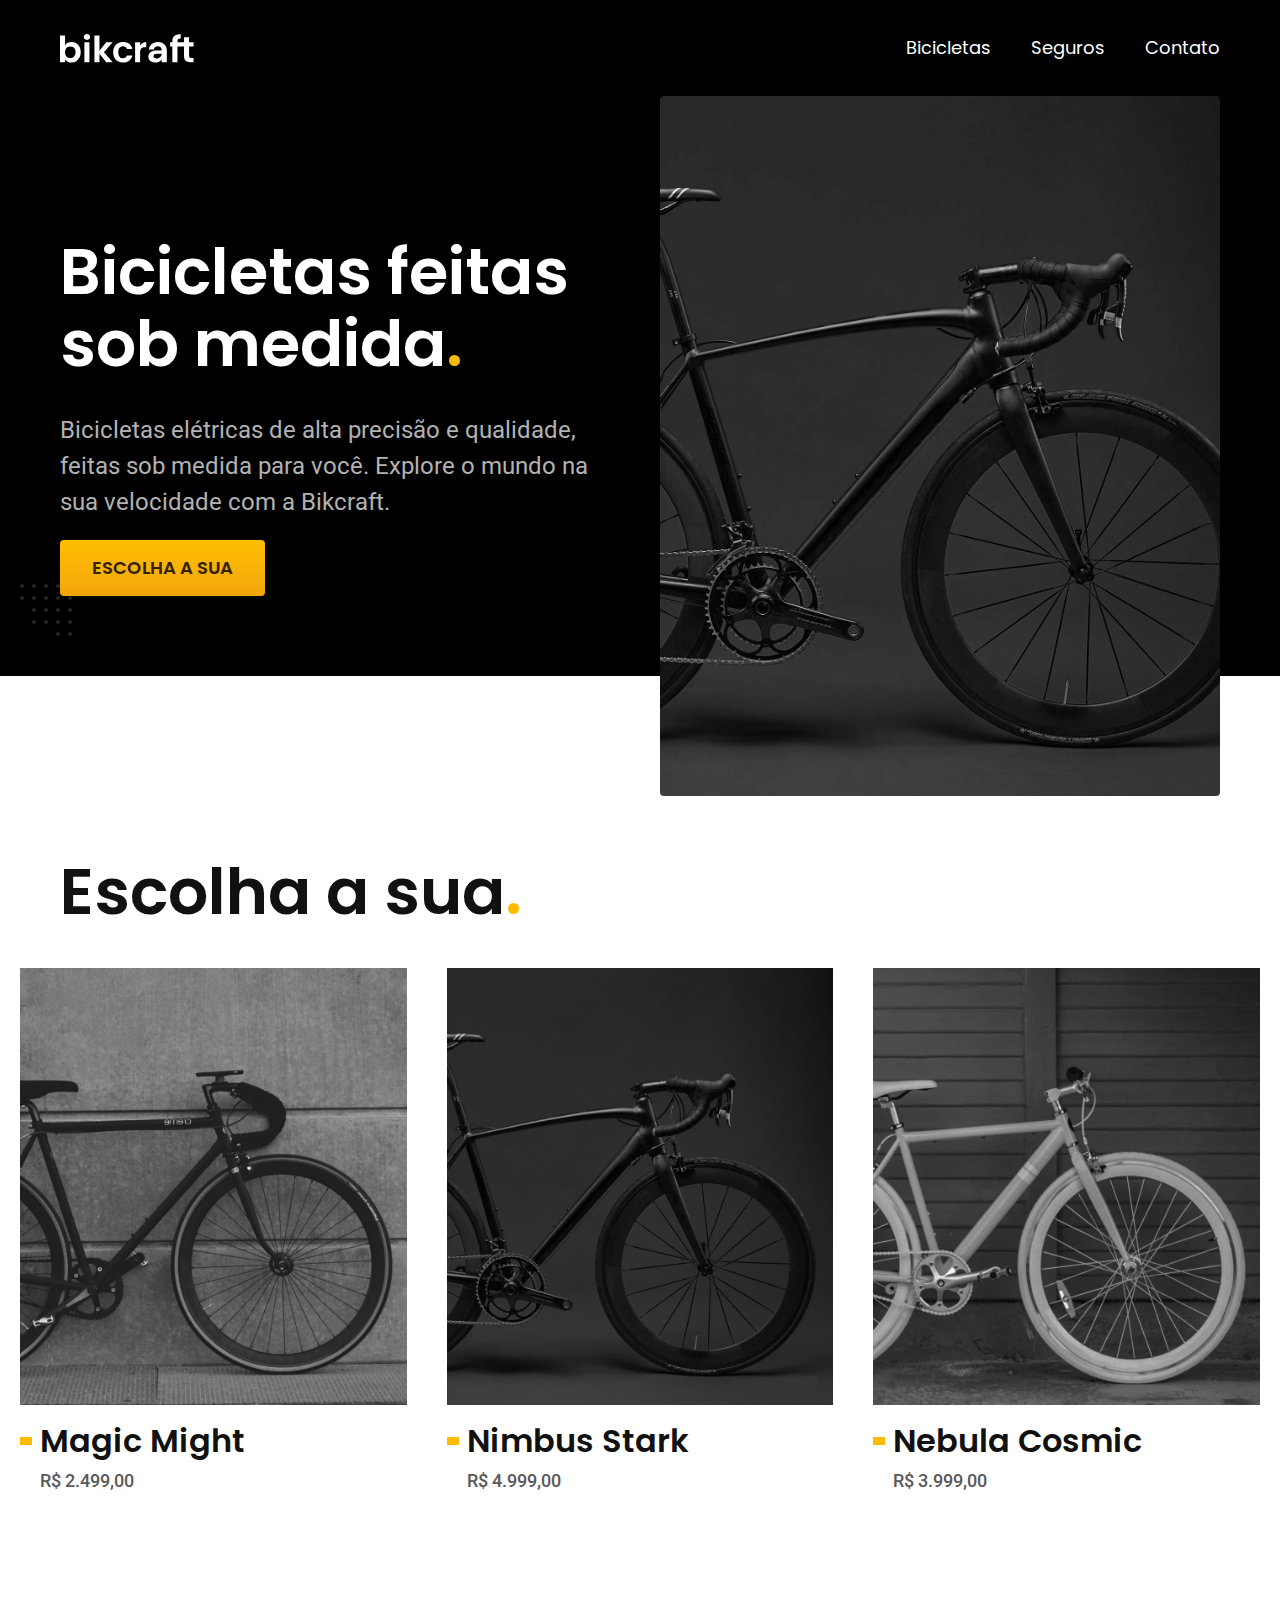
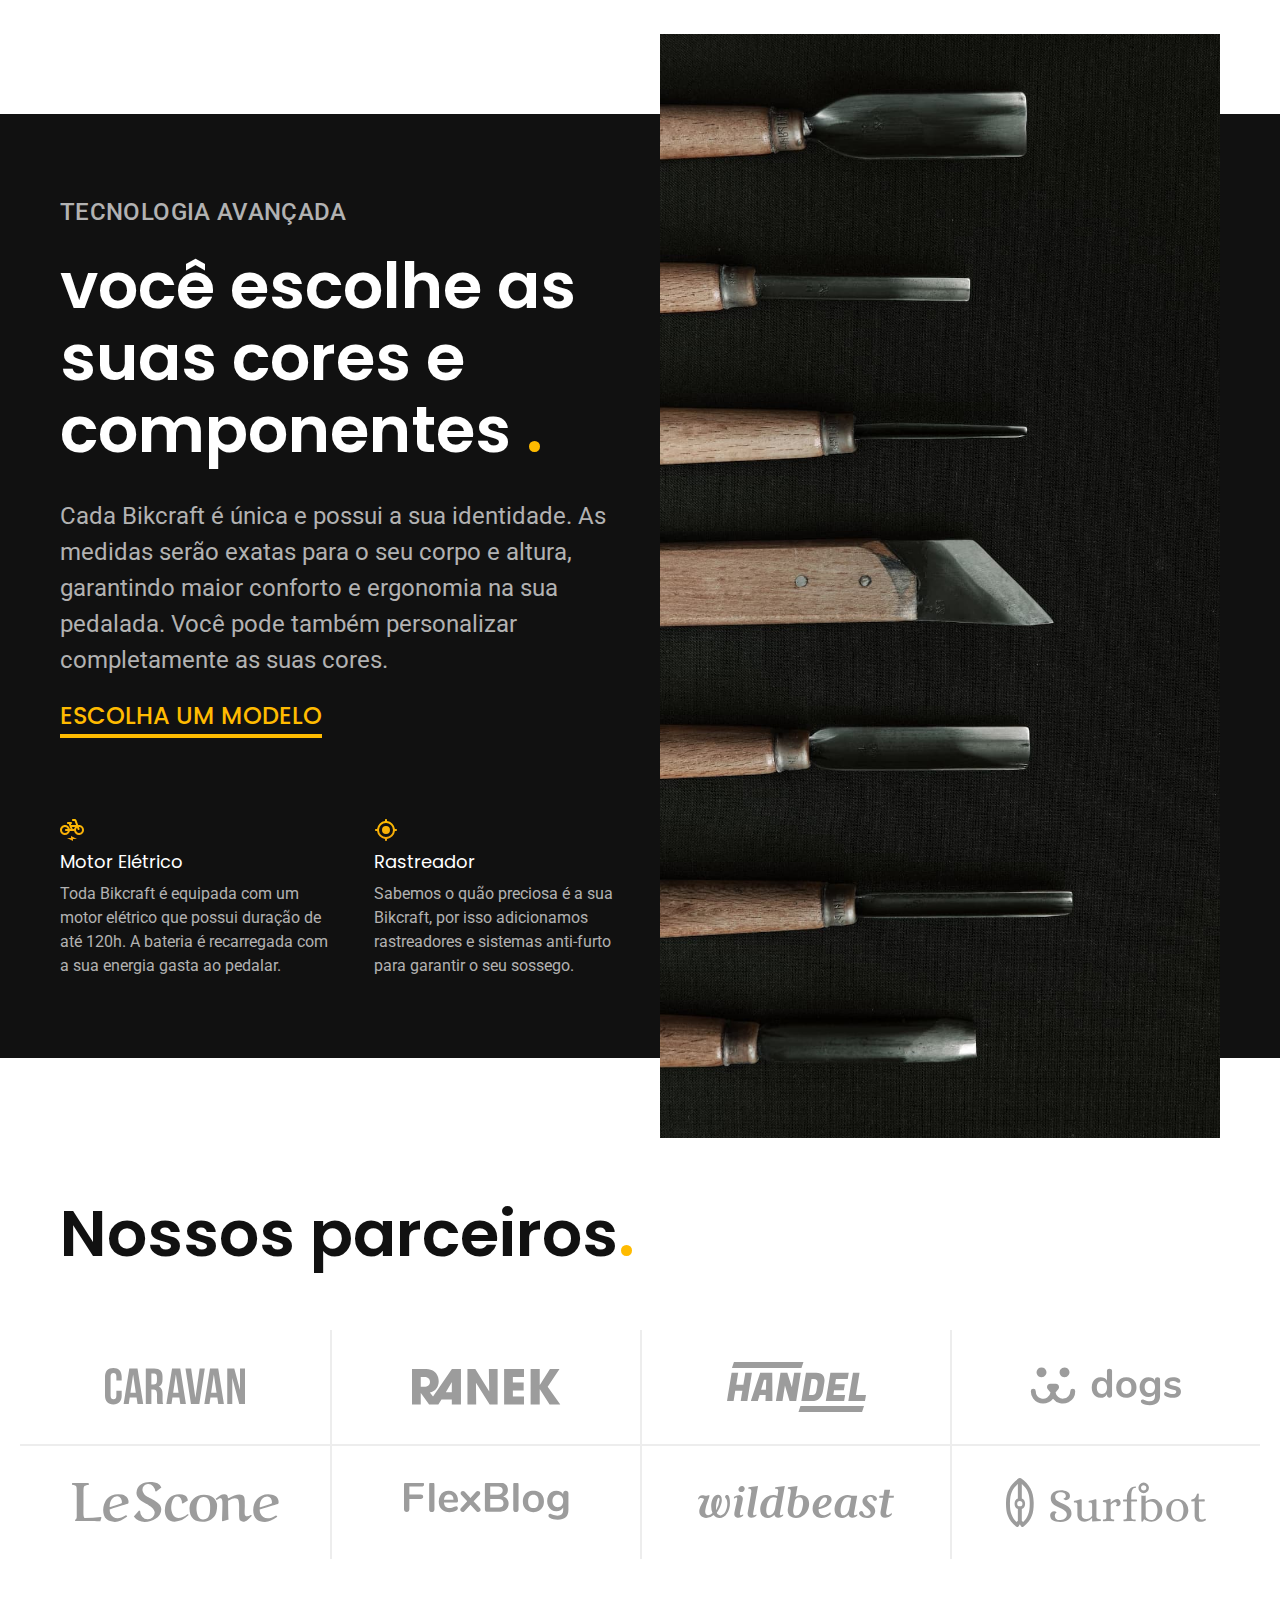
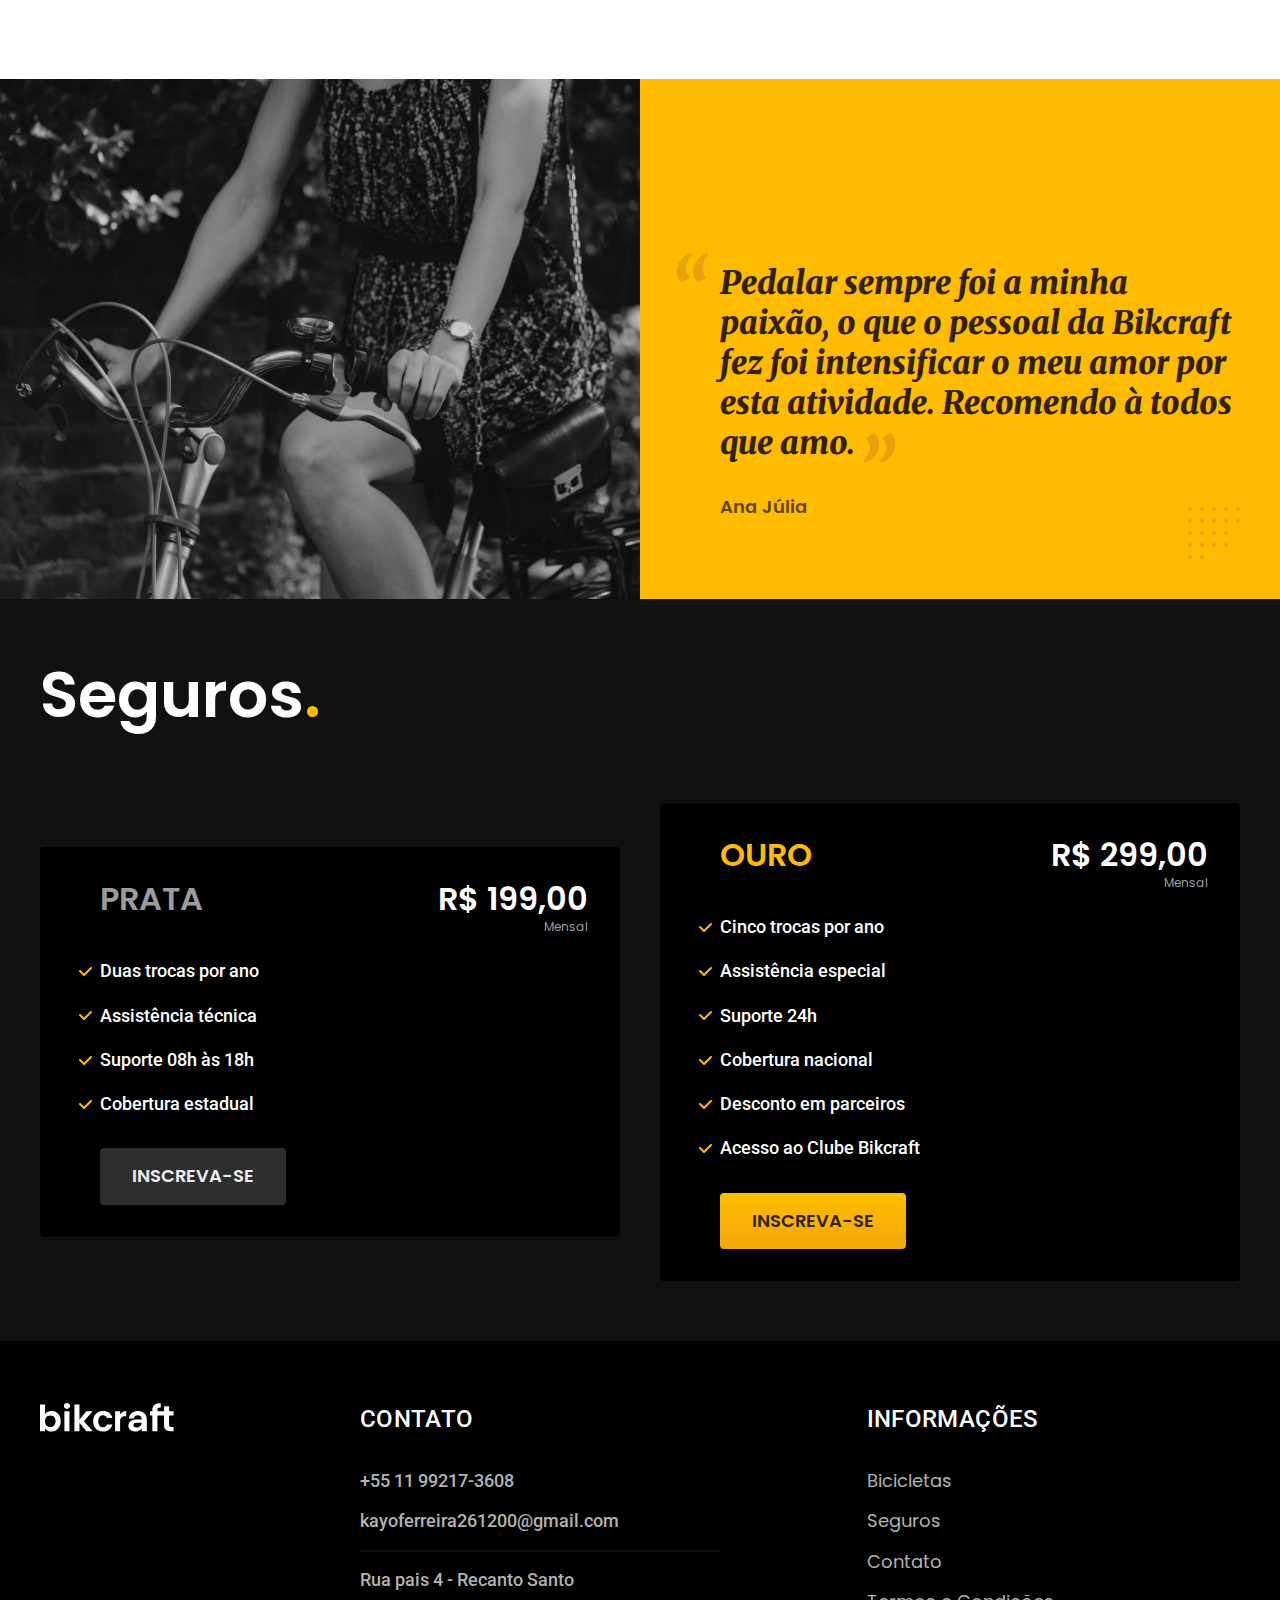
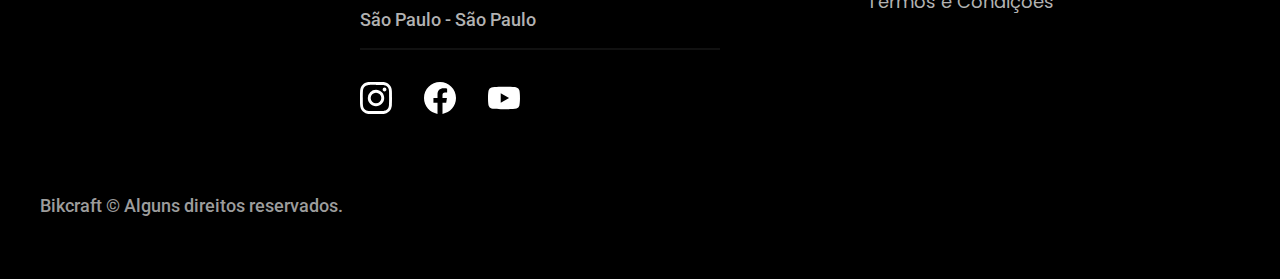
<file: index.html>
<!DOCTYPE html>
<html lang="pt-br">

<head>
  <meta charset="UTF-8">
  <meta name="description" content="Bicicletas elétricas de alta precisão e qualidade, feitas sob medida para você. Explore o mundo na sua velocidade com a Bikcraft.">
  <meta name="viewport" content="width=device-width, initial-scale=1.0">
  <title>Bikcraft - Bicicletas Elétricas</title>
  <link rel="preload" href="./css/style.css" as="style">
  <link rel="stylesheet" href="./css/style.css">
  <link rel="icon" href="./favicon.svg" type="image/svg+xml">
  <link rel="preconnect" href="https://fonts.googleapis.com">
  <link rel="preconnect" href="https://fonts.gstatic.com" crossorigin>
  <link href="https://fonts.googleapis.com/css2?family=Merriweather:ital,wght@1,900&family=Poppins:wght@400;600&family=Roboto:wght@400;500&display=swap" rel="stylesheet">
</head>

<body>
  <header class="header-bg">
    <div class="header container">
      <a href="./"><img src="./img/bikcraft.svg" width="136" height="32" alt="bikcraft">
      </a>
      <nav aria-label="primaria">
        <ul class="header-menu font-1-m cor-0">
          <li><a href="./bicicletas.html">Bicicletas</a></li>
          <li><a href="./Seguros.html">Seguros</a></li>
          <li><a href="./contato.html">Contato</a></li>

        </ul>
      </nav>
    </div>
  </header>

  <main class="introducao-bg">
    <div class="introducao container">
      <div class="introducao-conteudo">
        <h1 class="font-1-xxl cor-0">Bicicletas feitas sob medida<span class="cor-p1">.</span></h1>
        <p class="font-2-l cor-5">Bicicletas elétricas de alta precisão e qualidade, feitas sob medida para você. Explore o mundo na sua velocidade com a Bikcraft.</p>
        <a class="botao" href="./bicicletas.html">Escolha a sua</a>
      </div>
      <picture>
        <img src="./img/fotos/introducao.jpg" width="1280" height="1600" alt="Bicicleta Elétrica preta">
      </picture>
    </div>
  </main>

  <article class="bicicletas-lista">
    <h2 class="container font-1-xxl">Escolha a sua<span class="cor-p1">.</span></h2>
    <ul>
      <li>
        <a href="./bicicletas/magic.html">
          <img src="./img/bicicletas/magic-home.jpg" width="920" height="1040" alt="Bicicleta Preta magic">
          <h3 class="font-1-xl ">Magic Might</h3>
          <span class="font-2-m cor-8">R$ 2.499,00</span>
        </a>
      </li>
      <li>
        <a href="./bicicletas/nimbus.html">
          <img src="./img/bicicletas/nimbus-home.jpg" width="920" height="1040" alt="Bicicleta Preta nimbus">
          <h3 class="font-1-xl ">Nimbus Stark</h3>
          <span class="font-2-m cor-8">R$ 4.999,00</span>
        </a>
      </li>
      <li>
        <a href="./bicicletas/nebula.html">
          <img src="./img/bicicletas/nebula-home.jpg" width="920" height="1040" alt="Bicicleta Preta nebula">
          <h3 class="font-1-xl ">Nebula Cosmic</h3>
          <span class="font-2-m cor-8">R$ 3.999,00</span>
        </a>
      </li>
    </ul>

  </article>

  <article class="tecnologia-bg">
    <div class="tecnologia container">
      <div class="tecnologia-conteudo">
        <span class="font-2-l-b cor-5">Tecnologia Avançada</span>
        <h2 class="font-1-xxl cor-0">você escolhe as suas cores e componentes <span class="cor-p1">.</span></h2>
        <p class="font-2-l cor-5">Cada Bikcraft é única e possui a sua identidade. As medidas serão exatas para o seu corpo e altura, garantindo maior conforto e ergonomia na sua pedalada. Você pode também personalizar completamente as suas cores.</p>
        <a class="link" href="./bicicletas.html">Escolha um Modelo</a>

        <div class="tecnologia-vantagens">
          <div>
            <img src="./img/icones/eletrica.svg" width="32" height="32" alt="">
            <h3 class="font-1-m cor-0">Motor Elétrico</h3>
            <p class="font-2-s cor-5">Toda Bikcraft é equipada com um motor elétrico que possui duração de até 120h. A bateria é recarregada com a sua energia gasta ao pedalar.</p>
          </div>
          <div>
            <img src="./img/icones/rastreador.svg" width="32" height="32" alt="">
            <h3 class="font-1-m cor-0">Rastreador</h3>
            <p class="font-2-s cor-5">Sabemos o quão preciosa é a sua Bikcraft, por isso adicionamos rastreadores e sistemas anti-furto para garantir o seu sossego.</p>
          </div>
        </div>
      </div>

      <div class="tecnologia-img">
        <img src="./img/fotos/tecnologia.jpg" width="1200" height="1920" alt="">
      </div>
    </div>
  </article>

  <section class="parceiros" aria-label="Nossos parceiros">
    <h2 class="container font-1-xxl">Nossos parceiros<span class="cor-p1">.</span></h2>
    <ul>
      <li><img src="./img/parceiros/caravan.svg" width="140" height="38" alt="caravan"></li>
      <li><img src="./img/parceiros/ranek.svg" width="149" height="36" alt="ranek"></a></li>
      <li><img src="./img/parceiros/handel.svg" width="139" height="50" alt="handel"></li>
      <li><img src="./img/parceiros/dogs.svg" width="152" height="39" alt="dogs"></a></li>
      <li><img src="./img/parceiros/lescone.svg" width="208" height="41" alt="lescone"></li>
      <li><img src="./img/parceiros/flexblog.svg" width="165" height="38" alt="flexblog"></li>
      <li><img src="./img/parceiros/wildbeast.svg" width="196" height="34" alt="wildbeast"></li>
      <li><img src="./img/parceiros/surfbot.svg" width="200" height="49" alt="surfbot"></li>
    </ul>
  </section>

  <section class="depoimento" aria-label="depoimento">
    <div>
      <img src="./img/fotos/depoimento.jpg" width="1560" height="1360" alt="Pessoa pedalando uma bikecraft">
    </div>
    <div class="depoimento-conteudo">
      <blockquote class="font-1-xl cor-p5">
        <p>Pedalar sempre foi a minha paixão, o que o pessoal da Bikcraft fez foi intensificar o meu amor por esta atividade. Recomendo à todos que amo.</p>
      </blockquote>
      <span class="font-1-mb cor-p4">Ana Júlia</span>
    </div>
  </section>

  <article class="seguros-bg">
    <div class="seguro container">
      <h2 class="font-1-xxl cor-0">Seguros<span class="cor-p1">.</span></h2>
      <div class="seguros-item">
        <h3 class="font-1-xl cor-6">PRATA</h3>
        <span class="font-1-xl cor-0"> R$ 199,00 <span class="font-1-xs cor-6">Mensal</span></span>
        <ul class="font-2-m cor-0">
          <li>Duas trocas por ano</li>
          <li>Assistência técnica</li>
          <li>Suporte 08h às 18h</li>
          <li>Cobertura estadual</li>
        </ul>
        <a class="botao sec" href="./orcamento.html">Inscreva-se</a>
      </div>
      <div class="seguros-item">
        <h3 class="font-1-xl cor-p1">OURO</h3>
        <span class="font-1-xl cor-0"> R$ 299,00 <span class="font-1-xs cor-6">Mensal</span></span>
        <ul class="font-2-m cor-0">
          <li>Cinco trocas por ano</li>
          <li>Assistência especial</li>
          <li>Suporte 24h</li>
          <li>Cobertura nacional</li>
          <li>Desconto em parceiros</li>
          <li>Acesso ao Clube Bikcraft</li>
        </ul>
        <a class="botao" href="./orcamento.html">Inscreva-se</a>
      </div>
    </div>
  </article>

  <footer class="footer-bg">
    <div class="footer container">
      <img src="./img/bikcraft.svg" width="136" height="32" alt="">
      <div class="footer-contato">
        <h3 class="font-2-l-b cor-0">Contato</h3>
        <ul class="cor-5 font-2-m">
          <li><a href=https://wa.me/5511992173608>+55 11 99217-3608</a></li>
          <li><a href="mailto:kayoferreira261200@gmail.com">kayoferreira261200@gmail.com</a></li>
          <li>Rua pais 4 - Recanto Santo</li>
          <li>São Paulo - São Paulo</li>
        </ul>
        <div class="footer-redes">
          <a href="./">
            <img src="./img/redes/instagram.svg" width="32" height="32" alt="Instagram">
          </a>
          <a href="./">
            <img src="./img/redes/facebook.svg" width="32" height="32" alt="Facebook">
          </a>
          <a href="./">
            <img src="./img/redes/youtube.svg" width="32" height="32" alt="Youtube">
          </a>
        </div>
      </div>
      <div class="footer-info">
        <h3 class="font-2-l-b cor-0">Informações</h3>
        <nav>
          <ul class="font-1-m cor-5">
            <li><a href="./bicicletas.html">Bicicletas</a></li>
            <li><a href="./Seguros.html">Seguros</a></li>
            <li><a href="./contato.html">Contato</a></li>
            <li><a href="./termos.html">Termos e Condições</a></li>
          </ul>
        </nav>
      </div>
      <p class="footer-copy font-2-m cor-6 ">Bikcraft © Alguns direitos reservados.</p>
    </div>
  </footer>

  <script src="./js/script.js"></script>
</body>


</html>
</file>
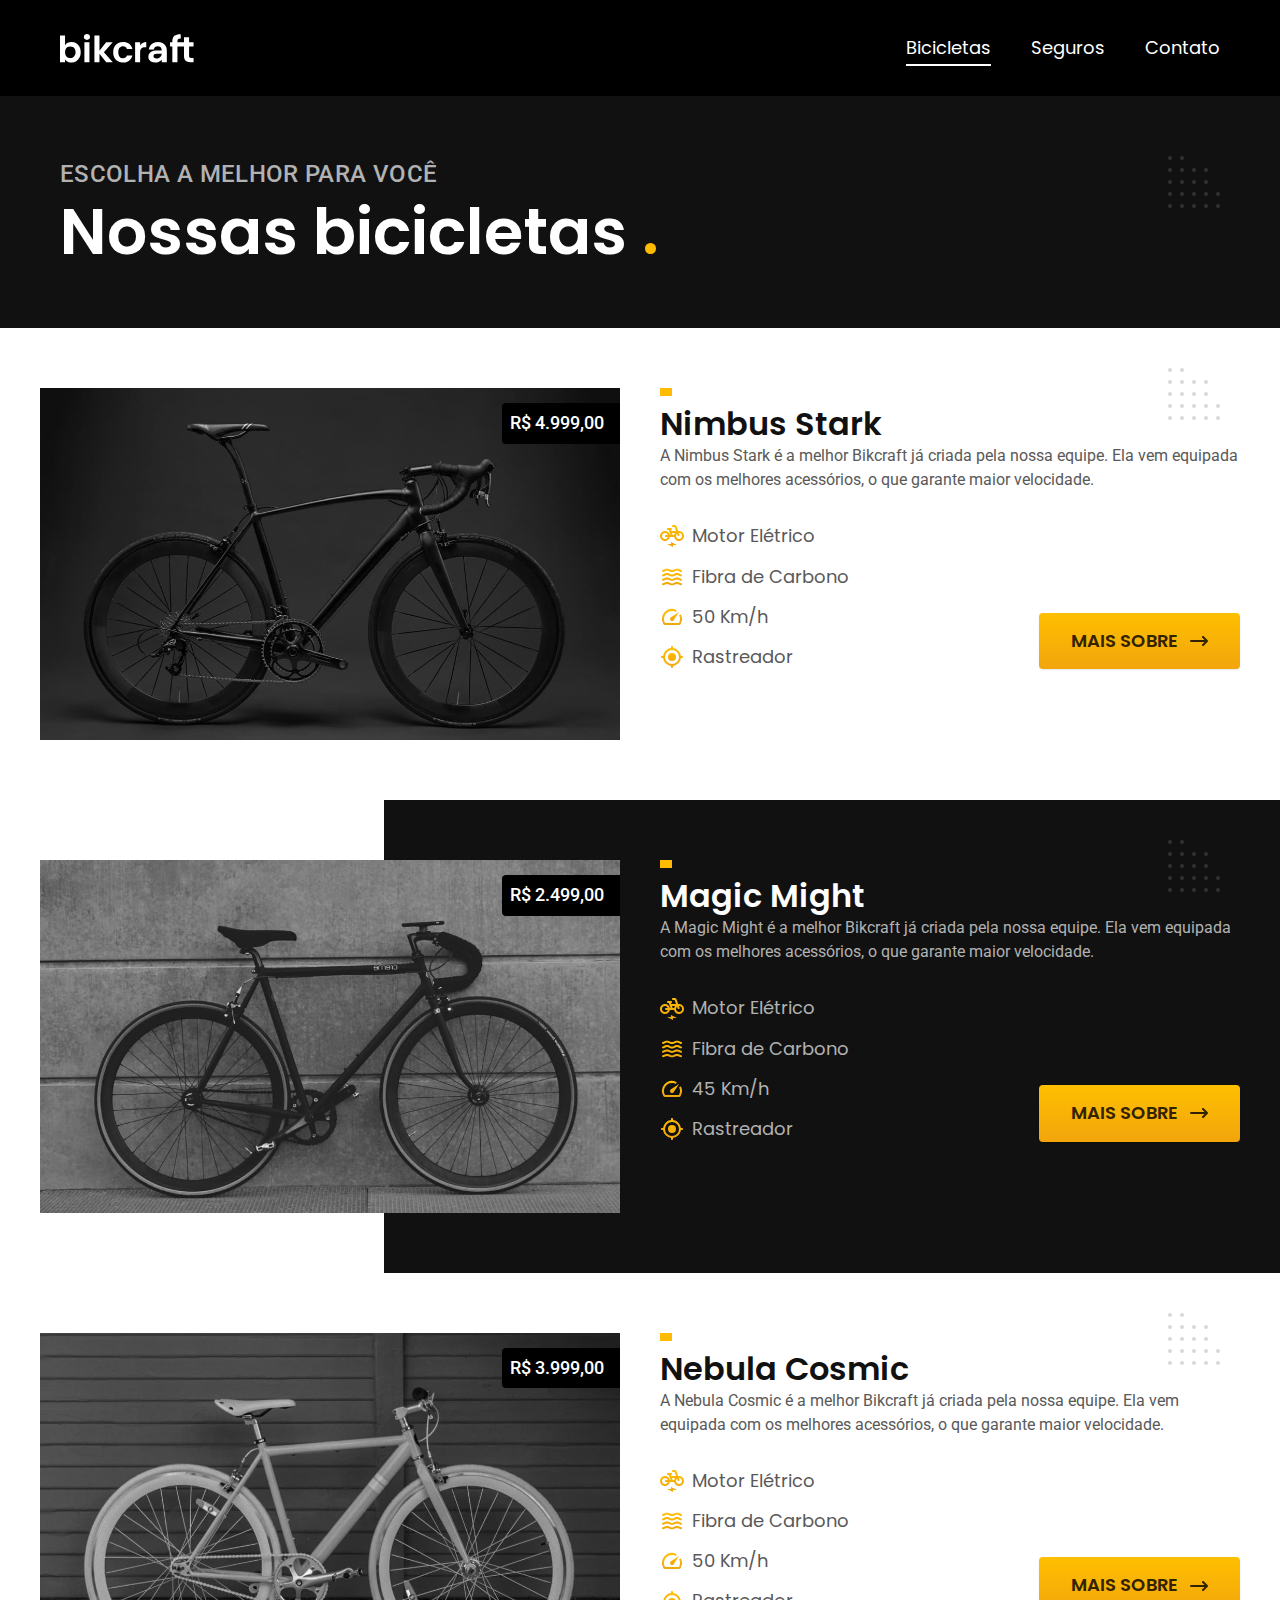
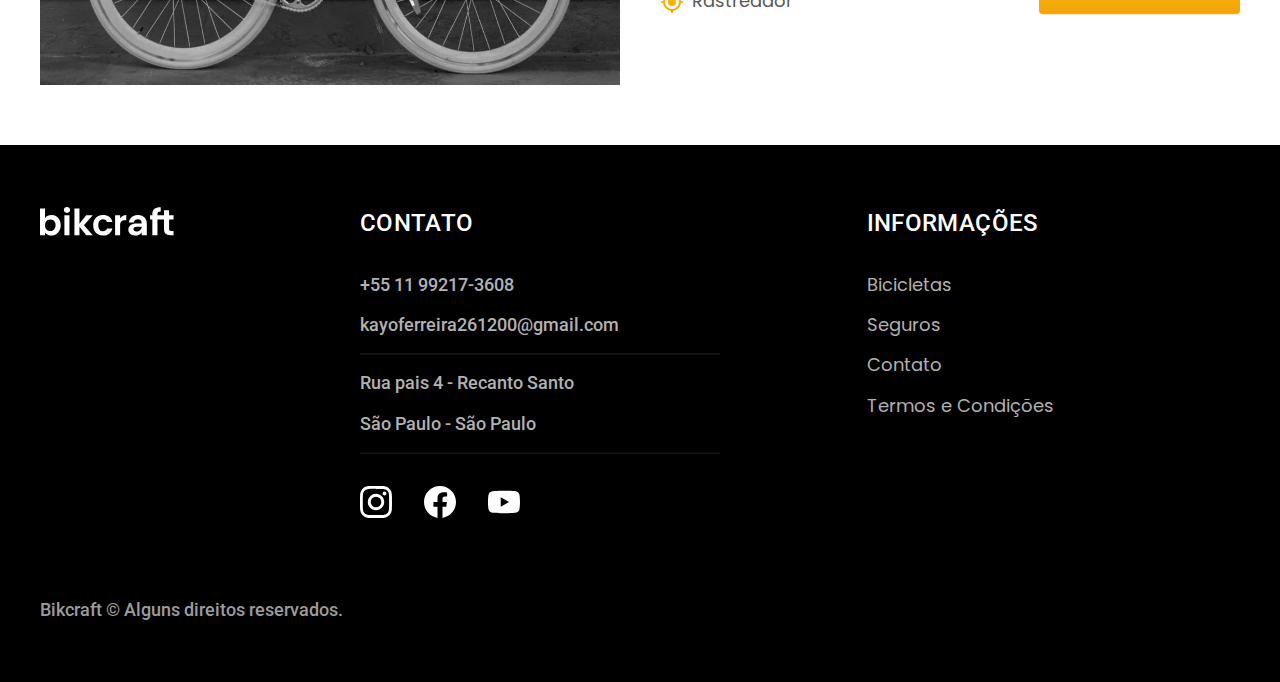
<file: bicicletas.html>
<!DOCTYPE html>
<html lang="pt-br">

<head>
  <meta charset="UTF-8">
  <meta name="description" content="Todas Bicicletas da bikecraft">
  <meta name="viewport" content="width=device-width, initial-scale=1.0">
  <title>Bicicletas - Bikecraft</title>
  <link rel="preload" href="./css/style.css" as="style">
  <link rel="stylesheet" href="./css/style.css">
  <link rel="preconnect" href="https://fonts.googleapis.com">
  <link rel="preconnect" href="https://fonts.gstatic.com" crossorigin>
  <link href="https://fonts.googleapis.com/css2?family=Merriweather:ital,wght@1,900&family=Poppins:wght@400;600&family=Roboto:wght@400;500&display=swap" rel="stylesheet">
</head>

<body id="bicicletas">
  <header class="header-bg">
    <div class="header container">
      <a href="./"><img src="./img/bikcraft.svg" alt="bikcraft">
      </a>
      <nav aria-label="primaria">
        <ul class="header-menu font-1-m cor-0">
          <li><a href="./bicicletas.html">Bicicletas</a></li>
          <li><a href="./Seguros.html">Seguros</a></li>
          <li><a href="./contato.html">Contato</a></li>

        </ul>
      </nav>
    </div>
  </header>

  <main>
    <div class="titulo-bg">
      <div class="titulo container">
        <p class="font-2-l-b cor-5">Escolha a melhor para você</p>
        <h1 class="font-1-xxl cor-0">Nossas bicicletas <span class="cor-p1">.</span></h1>
      </div>
    </div>

    <div class="bicicletas-bg">
      <div class="bicicletas container">
        <div class="bicicletas-img">
          <img src="./img/bicicletas/nimbus.jpg" alt="Bicicleta Nimbus">
          <span class="font-2-m cor-0">R$ 4.999,00</span>
        </div>
        <div class="bicicletas-conteudo">
          <h2 class="font-1-xl">Nimbus Stark</h2>
          <p class="font-2-s cor-8">A Nimbus Stark é a melhor Bikcraft já criada pela nossa equipe. Ela vem equipada com os melhores acessórios, o que garante maior velocidade.</p>
          <ul class="font-1-m cor-8">
            <li><img src="./img/icones/eletrica.svg" alt="">Motor Elétrico</li>
            <li><img src="./img/icones/carbono.svg" alt="">Fibra de Carbono</li>
            <li><img src="./img/icones/velocidade.svg" alt="">50 Km/h</li>
            <li><img src="./img/icones/rastreador.svg" alt="">Rastreador</li>
          </ul>
          <a class="botao seta" href="./bicicletas/nimbus.html">Mais Sobre</a>
        </div>
      </div>
    </div>


    <div class="bicicletas-bg">
      <div class="bicicletas container">
        <div class="bicicletas-img">
          <img src="./img/bicicletas/magic.jpg" alt="Bicicleta Nimbus">
          <span class="font-2-m cor-0">R$ 2.499,00</span>
        </div>
        <div class="bicicletas-conteudo">
          <h2 class="font-1-xl cor-0">Magic Might</h2>
          <p class="font-2-s cor-5">A Magic Might é a melhor Bikcraft já criada pela nossa equipe. Ela vem equipada com os melhores acessórios, o que garante maior velocidade.</p>
          <ul class="font-1-m cor-5">
            <li><img src="./img/icones/eletrica.svg" alt="">Motor Elétrico</li>
            <li><img src="./img/icones/carbono.svg" alt="">Fibra de Carbono</li>
            <li><img src="./img/icones/velocidade.svg" alt="">45 Km/h</li>
            <li><img src="./img/icones/rastreador.svg" alt="">Rastreador</li>
          </ul>
          <a class="botao seta" href="./bicicletas/magic.html">Mais Sobre</a>

        </div>
      </div>


    </div>
    <div class="bicicletas-bg">
      <div class="bicicletas container">
        <div class="bicicletas-img">
          <img src="./img/bicicletas/nebula.jpg" alt="Bicicleta Nimbus">
          <span class="font-2-m cor-0">R$ 3.999,00</span>
        </div>
        <div class="bicicletas-conteudo">
          <h2 class="font-1-xl">Nebula Cosmic</h2>
          <p class="font-2-s cor-8">A Nebula Cosmic é a melhor Bikcraft já criada pela nossa equipe. Ela vem equipada com os melhores acessórios, o que garante maior velocidade.</p>
          <ul class="font-1-m cor-8">
            <li><img src="./img/icones/eletrica.svg" alt="">Motor Elétrico</li>
            <li><img src="./img/icones/carbono.svg" alt="">Fibra de Carbono</li>
            <li><img src="./img/icones/velocidade.svg" alt="">50 Km/h</li>
            <li><img src="./img/icones/rastreador.svg" alt="">Rastreador</li>
          </ul>
          <a class="botao seta" href="./bicicletas/nebula.html">Mais Sobre</a>
        </div>
      </div>
    </div>
  </main>

  <footer class="footer-bg">
    <div class="footer container">
      <img src="./img/bikcraft.svg" alt="">
      <div class="footer-contato">
        <h3 class="font-2-l-b cor-0">Contato</h3>
        <ul class="cor-5 font-2-m">
          <li><a href=https://wa.me/5511992173608>+55 11 99217-3608</a></li>
          <li><a href="mailto:kayoferreira261200@gmail.com">kayoferreira261200@gmail.com</a></li>
          <li>Rua pais 4 - Recanto Santo</li>
          <li>São Paulo - São Paulo</li>
        </ul>
        <div class="footer-redes">
          <a href="./">
            <img src="./img/redes/instagram.svg" alt="Instagram">
          </a>
          <a href="./">
            <img src="./img/redes/facebook.svg" alt="Facebook">
          </a>
          <a href="./">
            <img src="./img/redes/youtube.svg" alt="Youtube">
          </a>
        </div>
      </div>
      <div class="footer-info">
        <h3 class="font-2-l-b cor-0">Informações</h3>
        <nav>
          <ul class="font-1-m cor-5">
            <li><a href="./bicicletas.html">Bicicletas</a></li>
            <li><a href="./Seguros.html">Seguros</a></li>
            <li><a href="./contato.html">Contato</a></li>
            <li><a href="./termos.html">Termos e Condições</a></li>
          </ul>
        </nav>
      </div>
      <p class="footer-copy font-2-m cor-6 ">Bikcraft © Alguns direitos reservados.</p>
    </div>
  </footer>
  <script src="./js/script.js"></script>
</body>


</html>
</file>
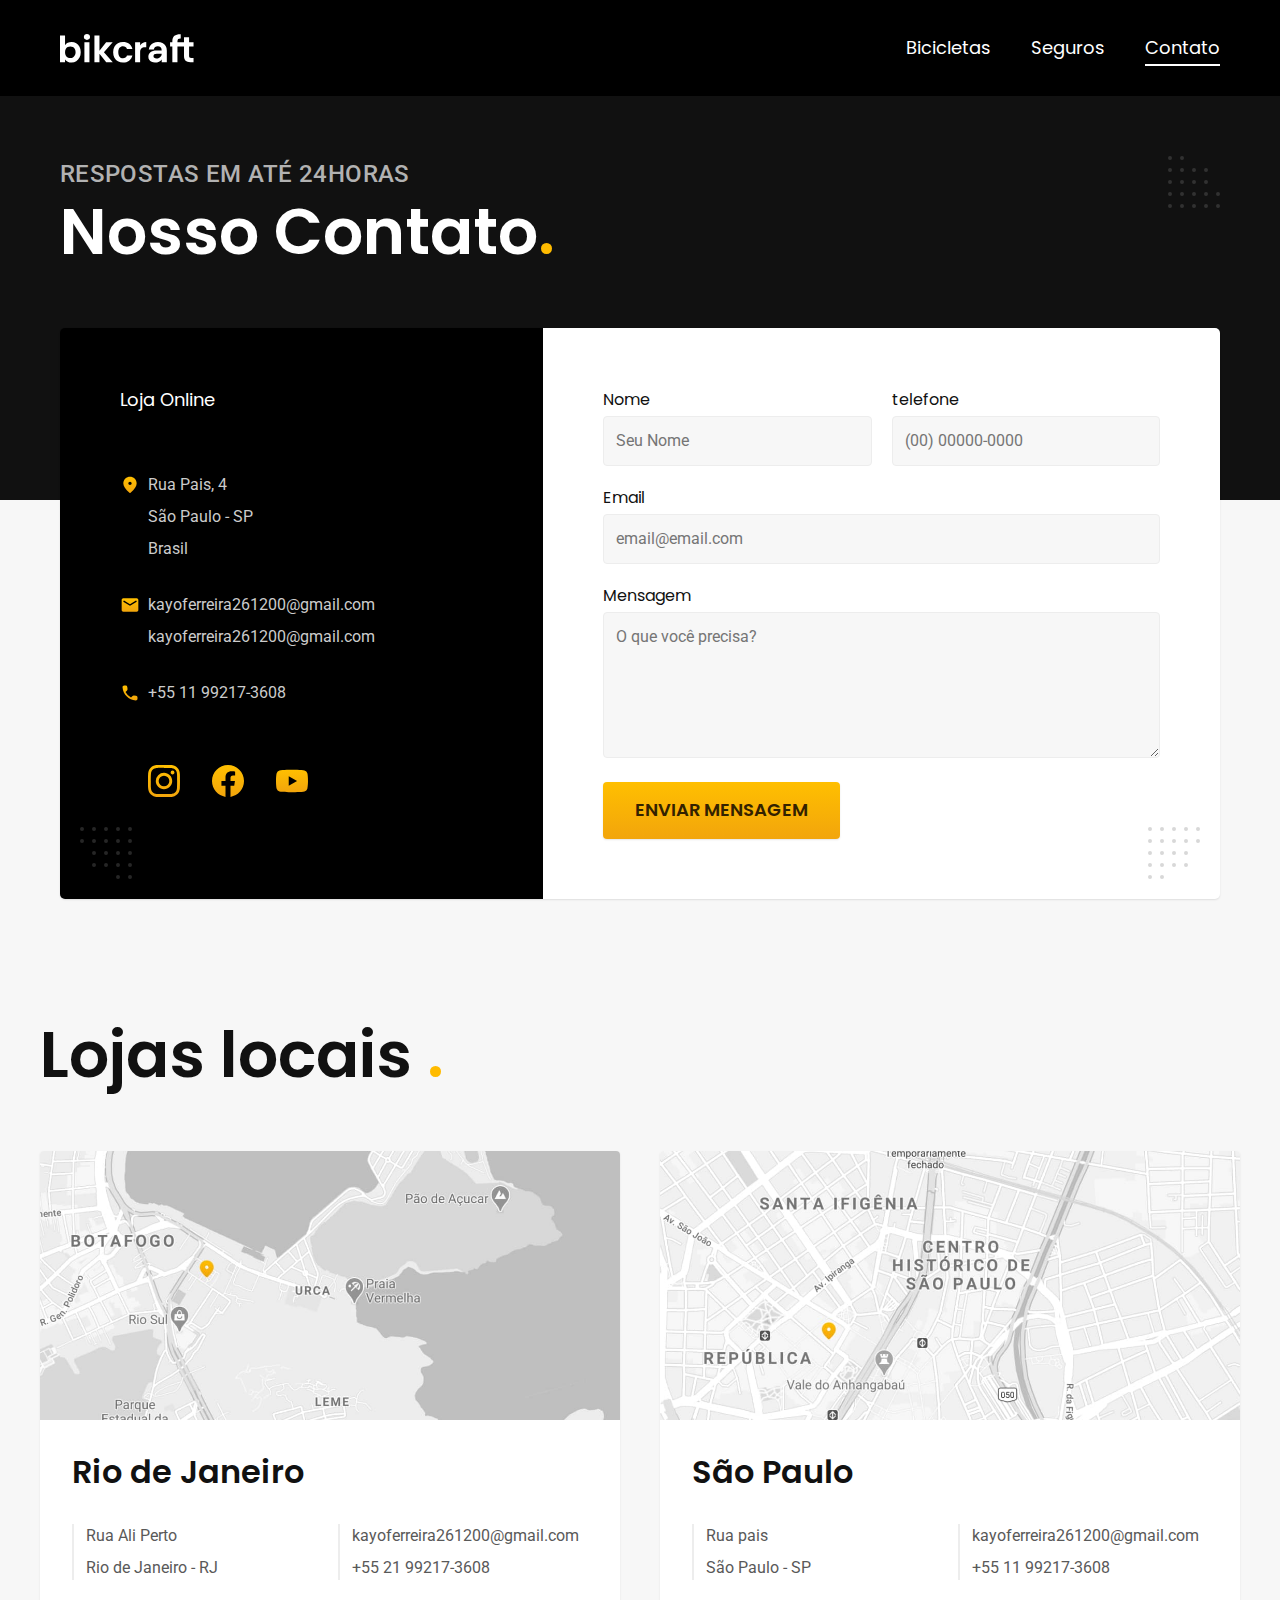
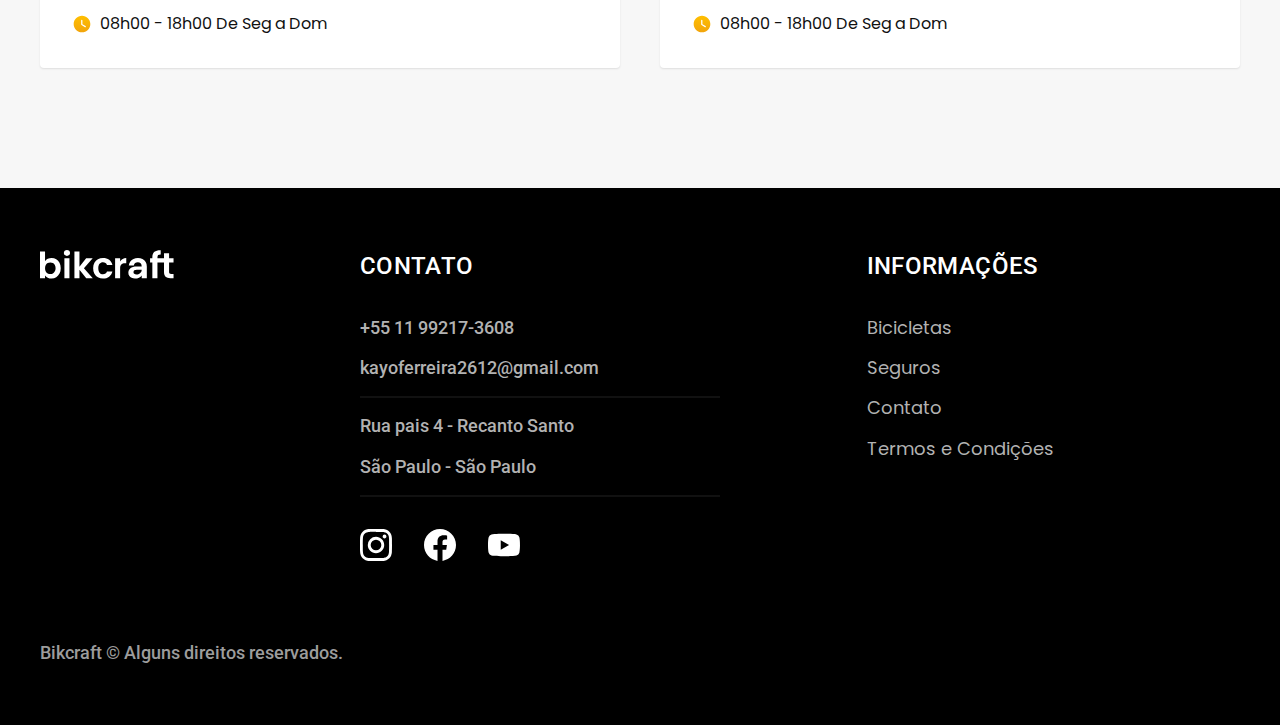
<file: contato.html>
<!DOCTYPE html>
<html lang="pt-br">

<head>
  <meta charset="UTF-8">
  <meta name="description" content="Contato Sobre a aquisição de uma Bicicleta ou seguro bikecraft">
  <meta name="viewport" content="width=device-width, initial-scale=1.0">
  <title>Contato - Bikecraft</title>
  <link rel="preload" href="./css/style.css" as="style">
  <link rel="stylesheet" href="./css/style.css">
  <link rel="preconnect" href="https://fonts.googleapis.com">
  <link rel="preconnect" href="https://fonts.gstatic.com" crossorigin>
  <link href="https://fonts.googleapis.com/css2?family=Merriweather:ital,wght@1,900&family=Poppins:wght@400;600&family=Roboto:wght@400;500&display=swap" rel="stylesheet">
</head>

<body id="contato">
  <header class="header-bg">
    <div class="header container">
      <a href="./"><img src="./img/bikcraft.svg" alt="bikcraft">
      </a>
      <nav aria-label="primaria">
        <ul class="header-menu font-1-m cor-0">
          <li><a href="./bicicletas.html">Bicicletas</a></li>
          <li><a href="./Seguros.html">Seguros</a></li>
          <li><a href="./contato.html">Contato</a></li>

        </ul>
      </nav>
    </div>
  </header>

  <main>
    <div class="titulo-bg">
      <div class="titulo container">
        <p class="font-2-l-b cor-5">Respostas em Até 24Horas</p>
        <h1 class="font-1-xxl cor-0">Nosso Contato<span class="cor-p1">.</span></h1>
      </div>
    </div>

    <div class="contato container">
      <section class="contato-dados" aria-label="Endereço">
        <h2 class="font-1-m cor-0">Loja Online</h2>
        <div class="contato-endereco font-2-s cor-4">
          <p>Rua Pais, 4</p>
          <p>São Paulo - SP</p>
          <p>Brasil</p>
        </div>
        <address class="contato-meios font-2-s cor-4">
          <a href="mailto:kayoferreira261200@gmail.com">kayoferreira261200@gmail.com</a>
          <a href="mailto:kayoferreira261200@gmail.com">kayoferreira261200@gmail.com</a>
          <a href=https://wa.me/5511992173608>+55 11 99217-3608</a>
        </address>
        <div class="contato-redes">
          <a href="./">
            <img src="./img/redes/instagram-p.svg" alt="Instagram">
          </a>
          <a href="./">
            <img src="./img/redes/facebook-p.svg" alt="Facebook">
          </a>
          <a href="./">
            <img src="./img/redes/youtube-p.svg" alt="Youtube">
          </a>
        </div>
      </section>
      <section class="contato-formulario" aria-label="Formulário">
        <form class="form" action="./contato.html">
          <div>
            <label for="nome">Nome</label>
            <input type="text" id="nome" name="nome" placeholder="Seu Nome">
          </div>
          <div>
            <label for="telefone">telefone</label>
            <input type="text" id="telefone" name="nome" placeholder="(00) 00000-0000">
          </div>
          <div class="col-2">
            <label for="email">Email</label>
            <input type="email" id="email" name="email" placeholder="email@email.com">
          </div>
          <div class="col-2">
            <label for="mensagem">Mensagem</label>
            <textarea rows="5" id="mensagem" name="mensagem" placeholder="O que você precisa?"></textarea>
          </div>
          <button class="col-2 botao">Enviar Mensagem</button>
        </form>

      </section>
    </div>
  </main>

  <article class="lojas container">
    <h2 class="font-1-xxl">Lojas locais <span class="cor-p1">.</span></h2>

    <div class="lojas-item">
      <img src="./img/lojas/rj.jpg" alt="Mapa marcando endereço do RJ">
      <div class="lojas-conteudo">
        <h3 class="font-1-xl">Rio de Janeiro</h3>
        <div class="lojas-dados font-2-s cor-8">
          <p>Rua Ali Perto</p>
          <p> Rio de Janeiro - RJ</p>
        </div>
        <div class="lojas-dados font-2-s cor-8">
          <a href="mailto:kayoferreira26120000@gmail.com">kayoferreira261200@gmail.com</a>
          <a href=https://wa.me/5511992173608>+55 21 99217-3608</a>
        </div>
        <p class="lojas-tempo font-1-s"><img src="./img/icones/horario.svg" alt=""> 08h00 - 18h00 De Seg a Dom</p>
      </div>
    </div>


    <div class="lojas-item">
      <img src="./img/lojas/sp.jpg" alt="Mapa marcando endereço de SP">
      <div class="lojas-conteudo">
        <h3 class="font-1-xl">São Paulo</h3>
        <div class="lojas-dados font-2-s cor-8">
          <p>Rua pais</p>
          <p> São Paulo - SP</p>
        </div>
        <div class="lojas-dados font-2-s cor-8">
          <a href="mailto:kayoferreira26120000@gmail.com">kayoferreira261200@gmail.com</a>
          <a href=https://wa.me/5511992173608>+55 11 99217-3608</a>
        </div>
        <p class="lojas-tempo font-1-s"><img src="./img/icones/horario.svg" alt=""> 08h00 - 18h00 De Seg a Dom</p>
      </div>
    </div>
  </article>

  <footer class="footer-bg">
    <div class="footer container">
      <img src="./img/bikcraft.svg" alt="">
      <div class="footer-contato">
        <h3 class="font-2-l-b cor-0">Contato</h3>
        <ul class="cor-5 font-2-m">
          <li><a href=https://wa.me/5511992173608>+55 11 99217-3608</a></li>
          <li><a href="mailto:kayoferreira261200@gmail.com">kayoferreira2612@gmail.com</a></li>
          <li>Rua pais 4 - Recanto Santo</li>
          <li>São Paulo - São Paulo</li>
        </ul>
        <div class="footer-redes">
          <a href="./">
            <img src="./img/redes/instagram.svg" alt="Instagram">
          </a>
          <a href="./">
            <img src="./img/redes/facebook.svg" alt="Facebook">
          </a>
          <a href="./">
            <img src="./img/redes/youtube.svg" alt="Youtube">
          </a>
        </div>
      </div>
      <div class="footer-info">
        <h3 class="font-2-l-b cor-0">Informações</h3>
        <nav>
          <ul class="font-1-m cor-5">
            <li><a href="./bicicletas.html">Bicicletas</a></li>
            <li><a href="./Seguros.html">Seguros</a></li>
            <li><a href="./contato.html">Contato</a></li>
            <li><a href="./termos.html">Termos e Condições</a></li>
          </ul>
        </nav>
      </div>
      <p class="footer-copy font-2-m cor-6 ">Bikcraft © Alguns direitos reservados.</p>
    </div>
  </footer>
  <script src="./js/script.js"></script>
</body>


</html>
</file>
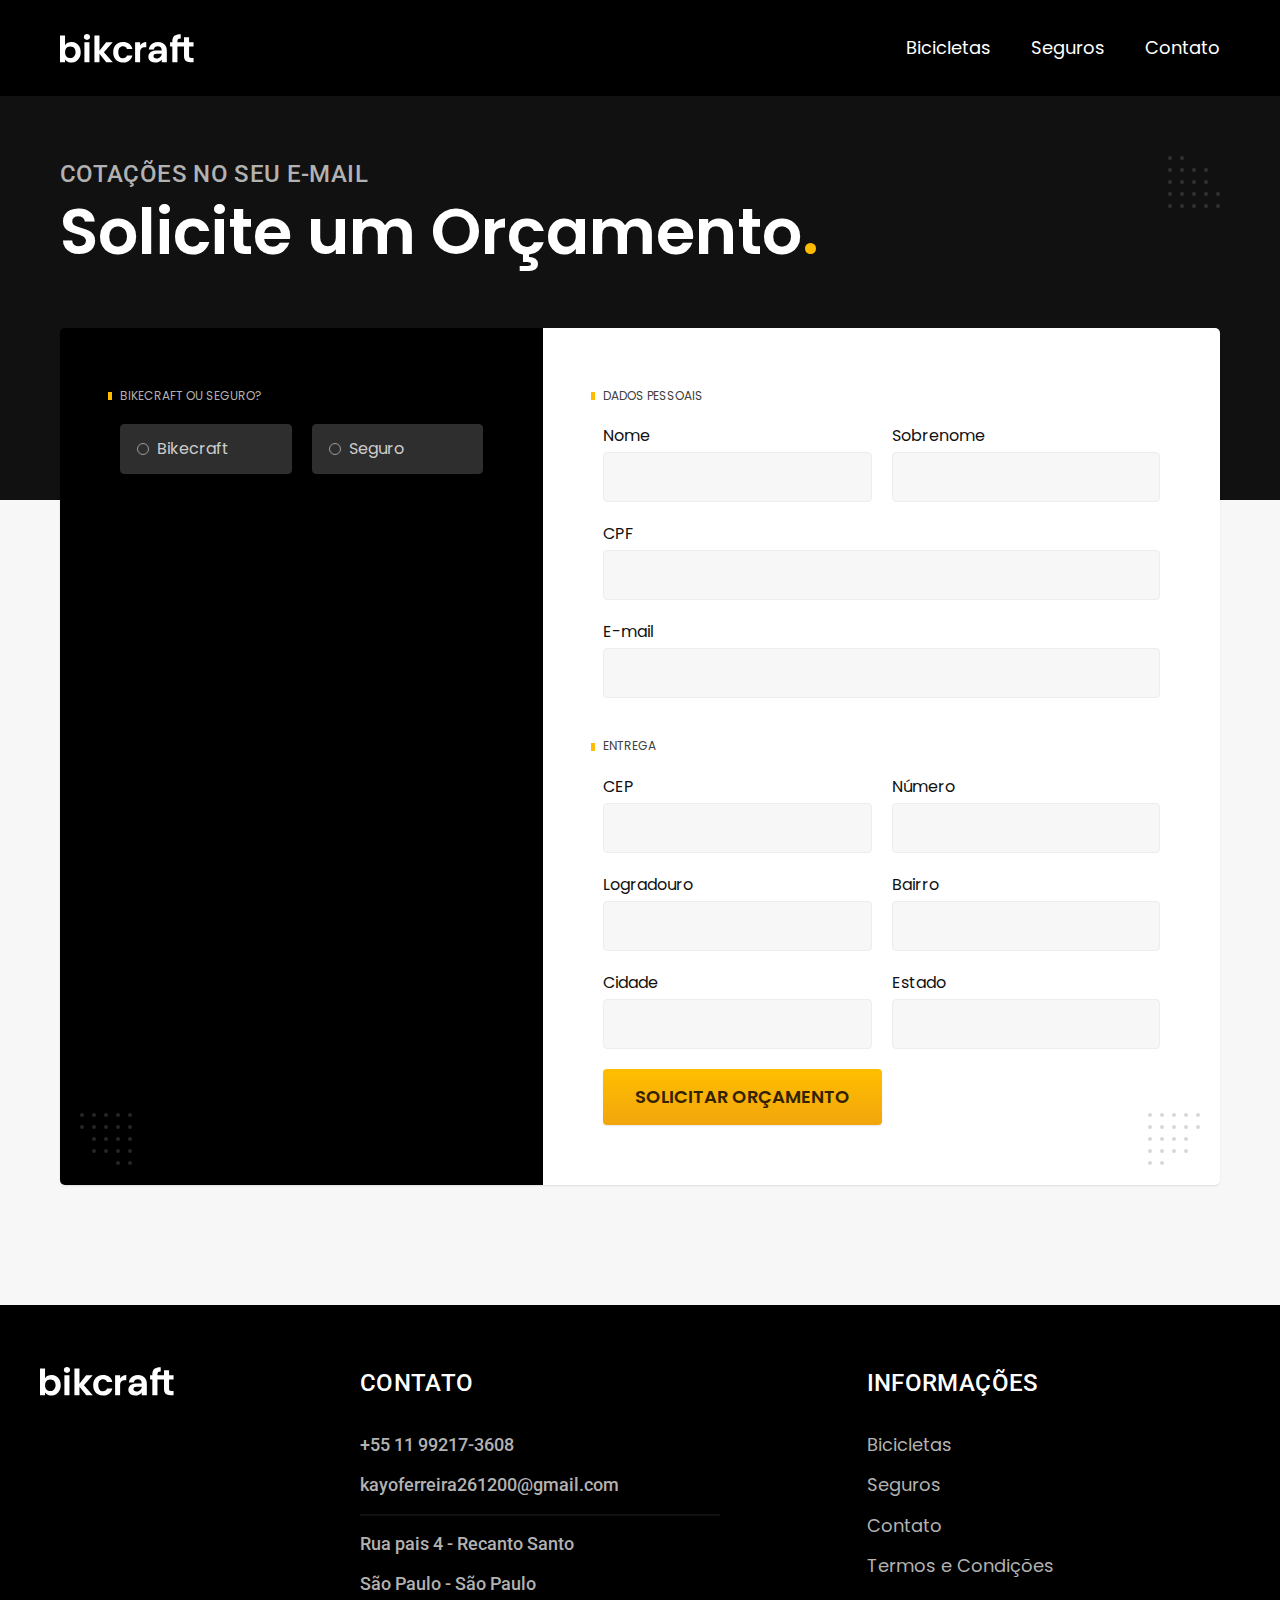
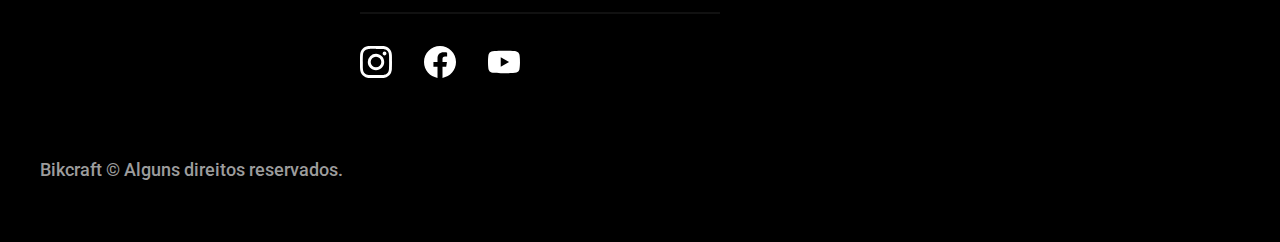
<file: orcamento.html>
<!DOCTYPE html>
<html lang="pt-br">

<head>
  <meta charset="UTF-8">
  <meta name="description" content="Orçamentos de uma Bicicleta ou seguro bikecraft">
  <meta name="viewport" content="width=device-width, initial-scale=1.0">
  <title>Orçamento - Bikecraft</title>
  <link rel="preload" href="./css/style.css" as="style">
  <link rel="stylesheet" href="./css/style.css">
  <link rel="preconnect" href="https://fonts.googleapis.com">
  <link rel="preconnect" href="https://fonts.gstatic.com" crossorigin>
  <link href="https://fonts.googleapis.com/css2?family=Merriweather:ital,wght@1,900&family=Poppins:wght@400;600&family=Roboto:wght@400;500&display=swap" rel="stylesheet">
</head>

<body id="orcamento">
  <header class="header-bg">
    <div class="header container">
      <a href="./"><img src="./img/bikcraft.svg" alt="bikcraft">
      </a>
      <nav aria-label="primaria">
        <ul class="header-menu font-1-m cor-0">
          <li><a href="./bicicletas.html">Bicicletas</a></li>
          <li><a href="./Seguros.html">Seguros</a></li>
          <li><a href="./contato.html">Contato</a></li>

        </ul>
      </nav>
    </div>
  </header>

  <main>
    <div class="titulo-bg">
      <div class="titulo container">
        <p class="font-2-l-b cor-5">Cotações no seu E-mail</p>
        <h1 class="font-1-xxl cor-0">Solicite um Orçamento<span class="cor-p1">.</span></h1>

      </div>

    </div>

    <form class="orcamento container" action="./">
      <div class="orcamento-produto">
        <h2 class="font-1-xs cor-5">Bikecraft ou Seguro?</h2>

        <input type="radio" name="tipo" value="bikecraft" id="bikecraft">
        <label for="bikecraft">Bikecraft</label>

        <input type="radio" name="tipo" value="seguro" id="seguro">
        <label for="seguro">Seguro</label>

        <div class="orcamento-conteudo" id="orcamento-bike">
          <h2 class="font-1-xs cor-5">Escolha a sua.</h2>

          <input type="radio" name="produto" value="nimbus" id="nimbus">
          <label for="nimbus">Nimbus Stark <span>R$ 4.999,00</span></label>
          <div class="orcamento-detalhes">
            <ul class="font-1-xs cor-8">
              <li><img src="./img/icones/eletrica.svg" alt="">Motor Elétrico</li>
              <li><img src="./img/icones/carbono.svg" alt="">Fibra de Carbono</li>
              <li><img src="./img/icones/velocidade.svg" alt="">50 km/h</li>
              <li><img src="./img/icones/rastreador.svg" alt="">Rastreador</li>
            </ul>
            <img src="./img/bicicletas/nimbus.jpg" alt="Bicicleta Nimbus">
          </div>

          <input type="radio" name="produto" value="magic" id="magic">
          <label for="magic">Magic Might <span>R$ 2.499,00</span></label>
          <div class="orcamento-detalhes">
            <ul class="font-1-xs cor-8">
              <li><img src="./img/icones/eletrica.svg" alt="">Motor Elétrico</li>
              <li><img src="./img/icones/carbono.svg" alt="">Fibra de Carbono</li>
              <li><img src="./img/icones/velocidade.svg" alt="">45 km/h</li>
              <li><img src="./img/icones/rastreador.svg" alt="">Rastreador</li>
            </ul>
            <img src="./img/bicicletas/magic.jpg" alt="Bicicleta magic">
          </div>

          <input type="radio" name="produto" value="nebula" id="nebula">
          <label for="nebula">Nebula Cosmic <span>R$ 3.999,00</span></label>
          <div class="orcamento-detalhes">
            <ul class="font-1-xs cor-8">
              <li><img src="./img/icones/eletrica.svg" alt="">Motor Elétrico</li>
              <li><img src="./img/icones/carbono.svg" alt="">Fibra de Carbono</li>
              <li><img src="./img/icones/velocidade.svg" alt="">40 km/h</li>
              <li><img src="./img/icones/rastreador.svg" alt="">Rastreador</li>
            </ul>
            <img src="./img/bicicletas/nebula.jpg" alt="Bicicleta Nnebula">
          </div>

        </div>

        <div class="orcamento-conteudo" id="orcamento-seguro">
          <h2 class="font-1-xs cor-5">Escolha o Plano.</h2>

          <input type="radio" name="produto" value="prata" id="prata">
          <label for="prata">Prata <span>R$ 199,00</span></label>

          <input type="radio" name="produto" value="ouro" id="ouro">
          <label for="ouro">Ouro <span>R$ 299,00</span></label>

        </div>
      </div>
      <div class="orcamento-dados form">
        <h2 class="font-1-xs cor-9 col-2">DADOS PESSOAIS</h2>
        <div>
          <label for="nome">Nome</label>
          <input type="text" id="nome" name="nome">
        </div>
        <div>
          <label for="sobrenome">Sobrenome</label>
          <input type="text" id="sobrenome" name="sobrenome">
        </div>
        <div class="col-2">
          <label for="cpf">CPF</label>
          <input type="text" id="cpf" name="cpf">
        </div>
        <div class="col-2">
          <label for="email">E-mail</label>
          <input type="email" id="email" name="email">
        </div>

        <h2 class="font-1-xs cor-9 col-2">ENTREGA</h2>
        <div>
          <label for="cep">CEP</label>
          <input type="text" id="cep" name="cep">
        </div>
        <div>
          <label for="numero">Número</label>
          <input type="text" id="numero" name="numero">
        </div>
        <div>
          <label for="logradouro">Logradouro</label>
          <input type="text" id="logradouro" name="logradouro">
        </div>
        <div>
          <label for="bairro">Bairro</label>
          <input type="text" id="bairro" name="bairro">
        </div>
        <div>
          <label for="cidade">Cidade</label>
          <input type="text" id="cidade" name="cidade">
        </div>
        <div>
          <label for="estado">Estado</label>
          <input type="text" id="estado" name="estado">
        </div>

        <button class="botao col-2">Solicitar Orçamento</button>
      </div>

    </form>

  </main>

  <footer class="footer-bg">
    <div class="footer container">
      <img src="./img/bikcraft.svg" alt="">
      <div class="footer-contato">
        <h3 class="font-2-l-b cor-0">Contato</h3>
        <ul class="cor-5 font-2-m">
          <li><a href=https://wa.me/5511992173608>+55 11 99217-3608</a></li>
          <li><a href="mailto:kayoferreira261200@gmail.com">kayoferreira261200@gmail.com</a></li>
          <li>Rua pais 4 - Recanto Santo</li>
          <li>São Paulo - São Paulo</li>
        </ul>
        <div class="footer-redes">
          <a href="./">
            <img src="./img/redes/instagram.svg" alt="Instagram">
          </a>
          <a href="./">
            <img src="./img/redes/facebook.svg" alt="Facebook">
          </a>
          <a href="./">
            <img src="./img/redes/youtube.svg" alt="Youtube">
          </a>
        </div>
      </div>
      <div class="footer-info">
        <h3 class="font-2-l-b cor-0">Informações</h3>
        <nav>
          <ul class="font-1-m cor-5">
            <li><a href="./bicicletas.html">Bicicletas</a></li>
            <li><a href="./Seguros.html">Seguros</a></li>
            <li><a href="./contato.html">Contato</a></li>
            <li><a href="./termos.html">Termos e Condições</a></li>
          </ul>
        </nav>
      </div>
      <p class="footer-copy font-2-m cor-6 ">Bikcraft © Alguns direitos reservados.</p>
    </div>
  </footer>
  <script src="./js/script.js"></script>
</body>


</html>
</file>
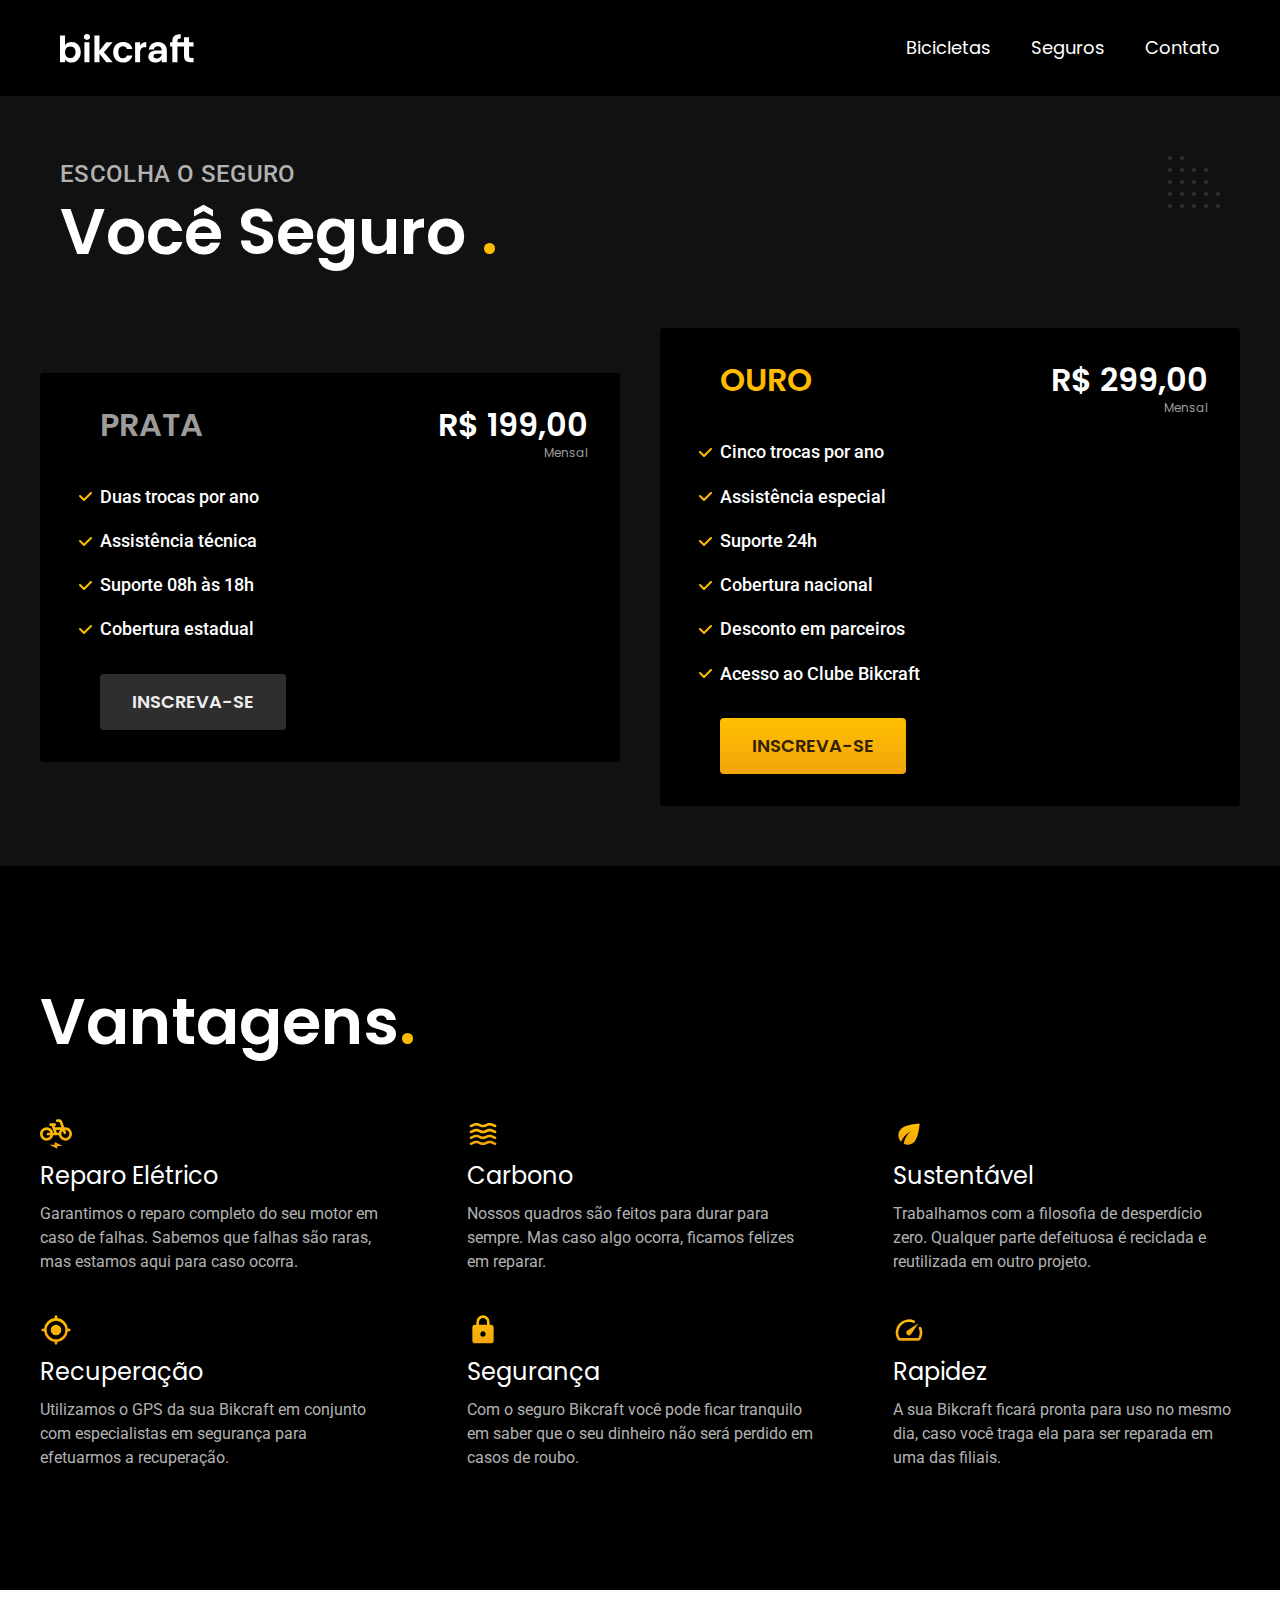
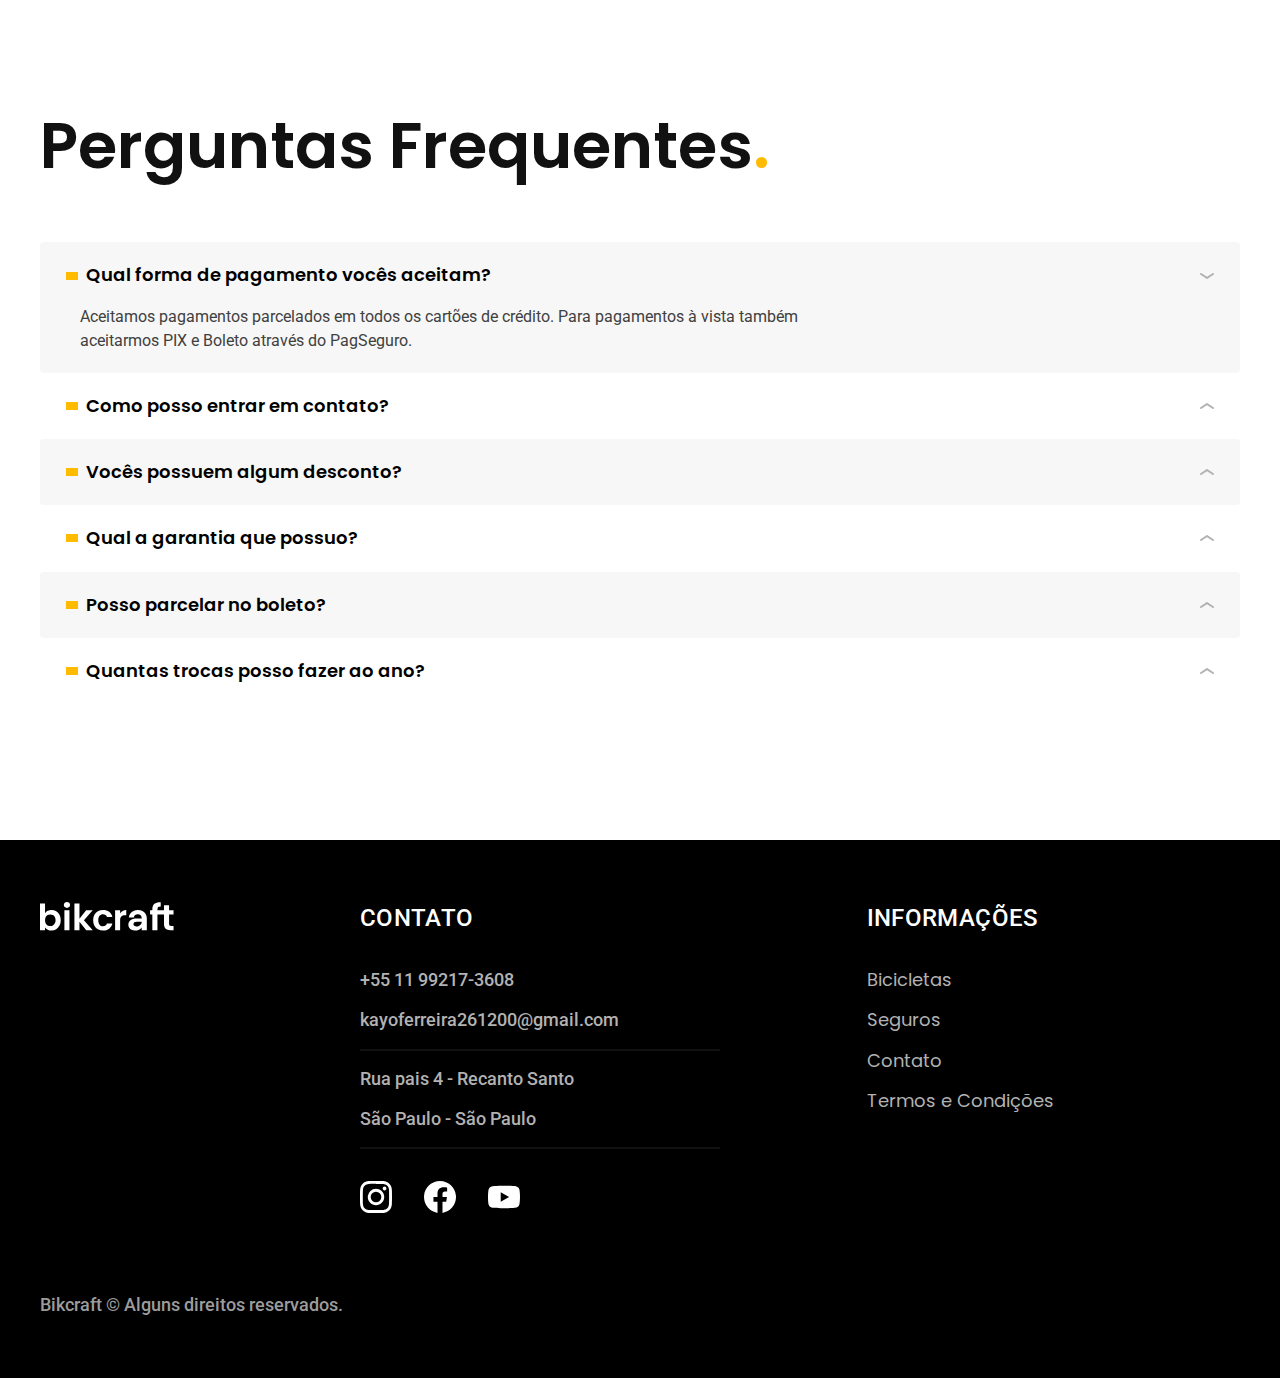
<file: seguros.html>
<!DOCTYPE html>
<html lang="pt-br">

<head>
  <meta charset="UTF-8">
  <meta name="description" content="Seguros de todas as bicicletas bikecraft">
  <meta name="viewport" content="width=device-width, initial-scale=1.0">
  <title>Seguros - Bikecraft</title>
  <link rel="preload" href="./css/style.css" as="style">
  <link rel="stylesheet" href="./css/style.css">
  <link rel="preconnect" href="https://fonts.googleapis.com">
  <link rel="preconnect" href="https://fonts.gstatic.com" crossorigin>
  <link href="https://fonts.googleapis.com/css2?family=Merriweather:ital,wght@1,900&family=Poppins:wght@400;600&family=Roboto:wght@400;500&display=swap" rel="stylesheet">
</head>

<body id="seguros">
  <header class="header-bg">
    <div class="header container">
      <a href="./"><img src="./img/bikcraft.svg" alt="bikcraft">
      </a>
      <nav aria-label="primaria">
        <ul class="header-menu font-1-m cor-0">
          <li><a href="./bicicletas.html">Bicicletas</a></li>
          <li><a href="./Seguros.html">Seguros</a></li>
          <li><a href="./contato.html">Contato</a></li>

        </ul>
      </nav>
    </div>
  </header>

  <main class="seguros-bg">
    <div class="titulo-bg">
      <div class="titulo container">
        <p class="font-2-l-b cor-5">Escolha o Seguro</p>
        <h1 class="font-1-xxl cor-0">Você Seguro <span class="cor-p1">.</span></h1>
      </div>
    </div>
    <div class="seguro container">
      <div class="seguros-item">
        <h3 class="font-1-xl cor-6">PRATA</h3>
        <span class="font-1-xl cor-0"> R$ 199,00 <span class="font-1-xs cor-6">Mensal</span></span>
        <ul class="font-2-m cor-0">
          <li>Duas trocas por ano</li>
          <li>Assistência técnica</li>
          <li>Suporte 08h às 18h</li>
          <li>Cobertura estadual</li>
        </ul>
        <a class="botao sec" href="./orcamento.html?tipo=seguro&produto=prata">Inscreva-se</a>
      </div>
      <div class="seguros-item">
        <h3 class="font-1-xl cor-p1">OURO</h3>
        <span class="font-1-xl cor-0"> R$ 299,00 <span class="font-1-xs cor-6">Mensal</span></span>
        <ul class="font-2-m cor-0">
          <li>Cinco trocas por ano</li>
          <li>Assistência especial</li>
          <li>Suporte 24h</li>
          <li>Cobertura nacional</li>
          <li>Desconto em parceiros</li>
          <li>Acesso ao Clube Bikcraft</li>
        </ul>
        <a class="botao" href="./orcamento.html?tipo=seguro&produto=ouro">Inscreva-se</a>
      </div>
    </div>
  </main>

  <article class="vantagens-bg">
    <div class="vantagens container">
      <h2 class="font-1-xxl cor-0">Vantagens<span class="cor-p1">.</span></h2>
      <ul>
        <li><img src="./img/icones/eletrica.svg" alt="">
          <h3 class="font-1-l cor-0">Reparo Elétrico</h3>
          <p class="font-2-s cor-5">Garantimos o reparo completo do seu motor em caso de falhas. Sabemos que falhas são raras, mas estamos aqui para caso ocorra.</p>
        </li>

        <li><img src="./img/icones/carbono.svg" alt="">
          <h3 class="font-1-l cor-0">Carbono</h3>
          <p class="font-2-s cor-5">Nossos quadros são feitos para durar para sempre. Mas caso algo ocorra, ficamos felizes em reparar.</p>
        </li>

        <li><img src="./img/icones/sustentavel.svg" alt="">
          <h3 class="font-1-l cor-0">Sustentável</h3>
          <p class="font-2-s cor-5">Trabalhamos com a filosofia de desperdício zero. Qualquer parte defeituosa é reciclada e reutilizada em outro projeto.</p>
        </li>

        <li><img src="./img/icones/rastreador.svg" alt="">
          <h3 class="font-1-l cor-0">Recuperação</h3>
          <p class="font-2-s cor-5">Utilizamos o GPS da sua Bikcraft em conjunto com especialistas em segurança para efetuarmos a recuperação.</p>
        </li>

        <li><img src="./img/icones/seguro.svg" alt="">
          <h3 class="font-1-l cor-0">Segurança</h3>
          <p class="font-2-s cor-5">Com o seguro Bikcraft você pode ficar tranquilo em saber que o seu dinheiro não será perdido em casos de roubo.</p>
        </li>

        <li><img src="./img/icones/velocidade.svg" alt="">
          <h3 class="font-1-l cor-0">Rapidez</h3>
          <p class="font-2-s cor-5">A sua Bikcraft ficará pronta para uso no mesmo dia, caso você traga ela para ser reparada em uma das filiais.</p>
        </li>
      </ul>

    </div>
  </article>

  <article class="perguntas container">
    <h2 class="font-1-xxl">Perguntas Frequentes<span class="cor-p1">.</span></h2>

    <dl>
      <div>
        <dt> <button class="font-1-mb" aria-controls="pergunta1" aria-expanded="true">Qual forma de pagamento vocês aceitam?</button></dt>
        <dd id="pergunta1" class="font-2-s cor-9 ativa">Aceitamos pagamentos parcelados em todos os cartões de crédito. Para pagamentos à vista também aceitarmos PIX e Boleto através do PagSeguro.</dd>
      </div>
      <div>
        <dt ><button class="font-1-mb" aria-controls="pergunta2" aria-expanded="false">Como posso entrar em contato?</button></dt>
        <dd id="pergunta2" class="font-2-s cor-9">Aceitamos pagamentos parcelados em todos os cartões de crédito. Para pagamentos à vista também aceitarmos PIX e Boleto através do PagSeguro.</dd>
      </div>
      <div>
        <dt ><button class="font-1-mb" aria-controls="pergunta3" aria-expanded="false">Vocês possuem algum desconto?</button></dt>
        <dd id="pergunta3" class="font-2-s cor-9">Aceitamos pagamentos parcelados em todos os cartões de crédito. Para pagamentos à vista também aceitarmos PIX e Boleto através do PagSeguro.</dd>
      </div>
      <div>
        <dt ><button class="font-1-mb" aria-controls="pergunta4" aria-expanded="false">Qual a garantia que possuo?</button></dt>
        <dd id="pergunta4" class="font-2-s cor-9">Aceitamos pagamentos parcelados em todos os cartões de crédito. Para pagamentos à vista também aceitarmos PIX e Boleto através do PagSeguro.</dd>
      </div>
      <div>
        <dt ><button class="font-1-mb" aria-controls="pergunta5" aria-expanded="false">Posso parcelar no boleto?</button></dt>
        <dd id="pergunta5" class="font-2-s cor-9">Aceitamos pagamentos parcelados em todos os cartões de crédito. Para pagamentos à vista também aceitarmos PIX e Boleto através do PagSeguro.</dd>
      </div>
      <div>
        <dt ><button class="font-1-mb" aria-controls="pergunta6" aria-expanded="false">Quantas trocas posso fazer ao ano?</button></dt>
        <dd id="pergunta6" class="font-2-s cor-9">Aceitamos pagamentos parcelados em todos os cartões de crédito. Para pagamentos à vista também aceitarmos PIX e Boleto através do PagSeguro.</dd>
      </div>
    </dl>
  </article>

  <footer class="footer-bg">
    <div class="footer container">
      <img src="./img/bikcraft.svg" alt="">
      <div class="footer-contato">
        <h3 class="font-2-l-b cor-0">Contato</h3>
        <ul class="cor-5 font-2-m">
          <li><a href=https://wa.me/5511992173608>+55 11 99217-3608</a></li>
          <li><a href="mailto:kayoferreira261200@gmail.com">kayoferreira261200@gmail.com</a></li>
          <li>Rua pais 4 - Recanto Santo</li>
          <li>São Paulo - São Paulo</li>
        </ul>
        <div class="footer-redes">
          <a href="./">
            <img src="./img/redes/instagram.svg" alt="Instagram">
          </a>
          <a href="./">
            <img src="./img/redes/facebook.svg" alt="Facebook">
          </a>
          <a href="./">
            <img src="./img/redes/youtube.svg" alt="Youtube">
          </a>
        </div>
      </div>
      <div class="footer-info">
        <h3 class="font-2-l-b cor-0">Informações</h3>
        <nav>
          <ul class="font-1-m cor-5">
            <li><a href="./bicicletas.html">Bicicletas</a></li>
            <li><a href="./Seguros.html">Seguros</a></li>
            <li><a href="./contato.html">Contato</a></li>
            <li><a href="./termos.html">Termos e Condições</a></li>
          </ul>
        </nav>
      </div>
      <p class="footer-copy font-2-m cor-6 ">Bikcraft © Alguns direitos reservados.</p>
    </div>
  </footer>
  <script src="./js/script.js"></script>
</body>


</html>
</file>
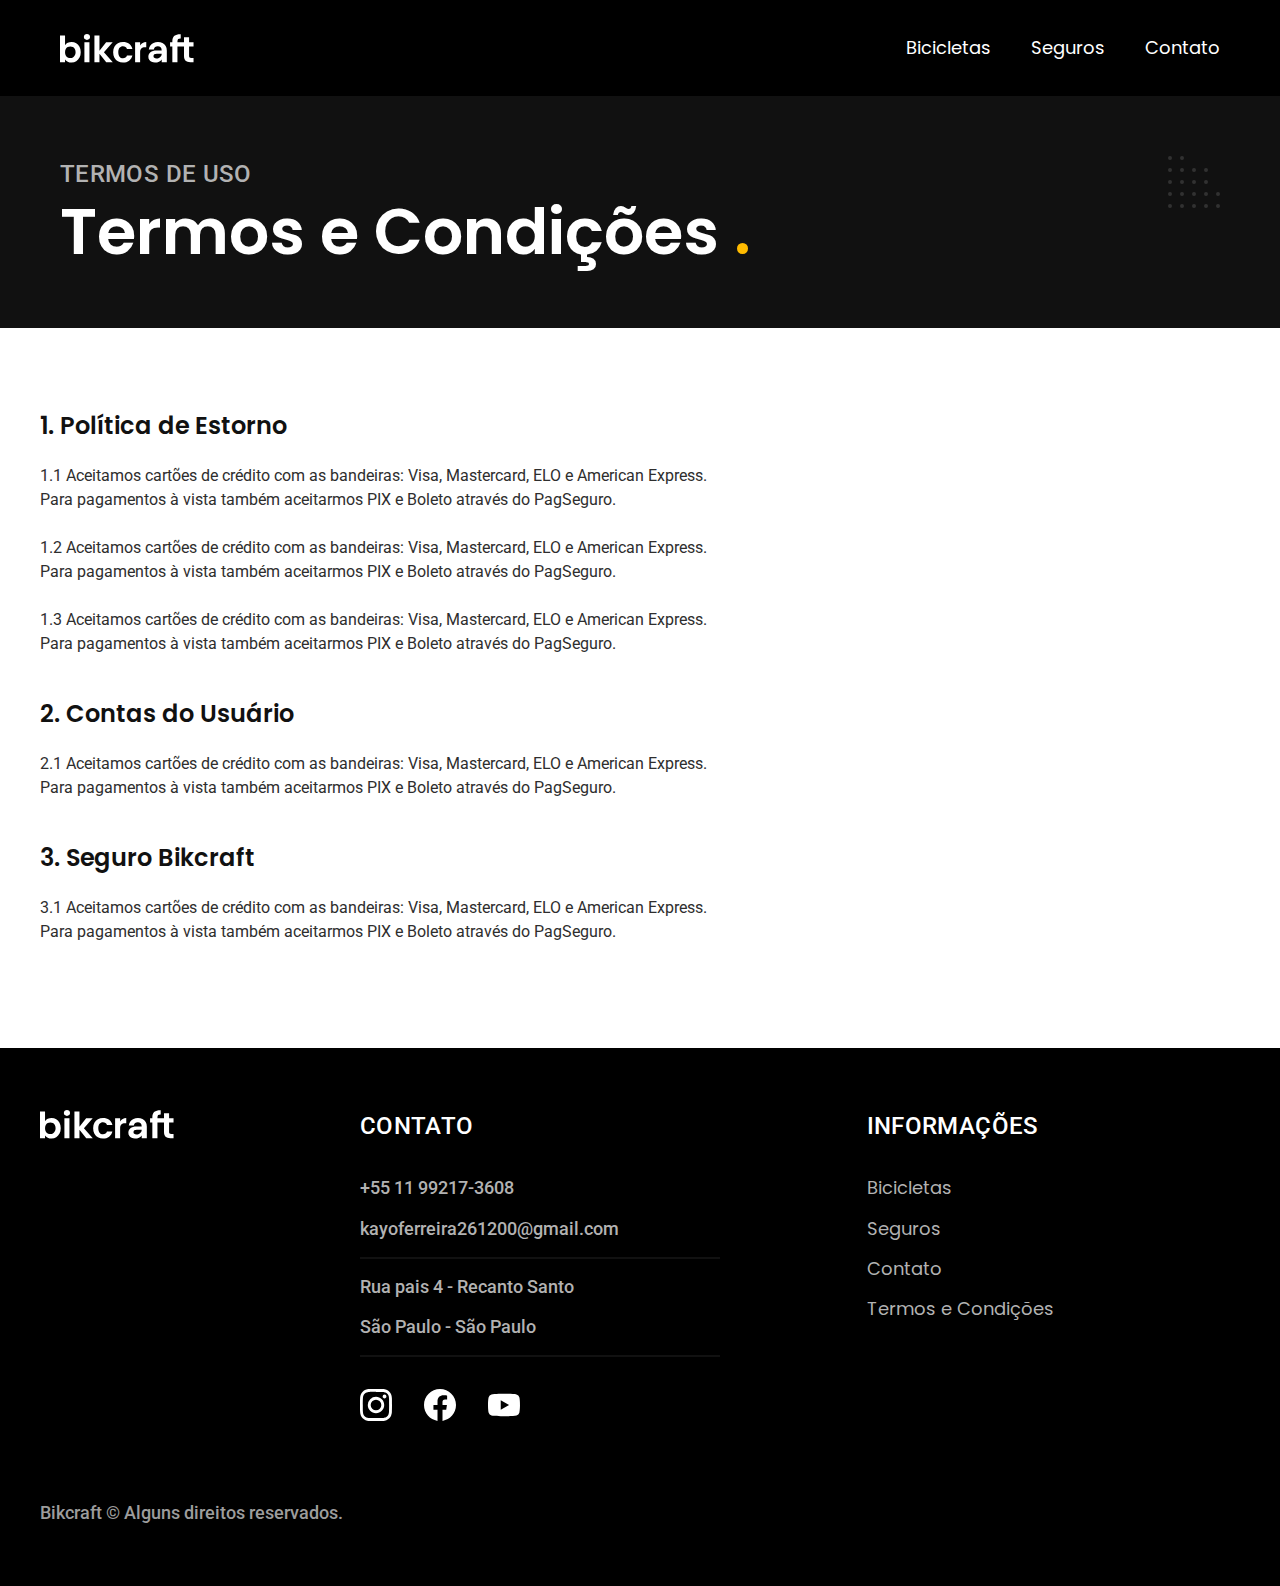
<file: termos.html>
<!DOCTYPE html>
<html lang="pt-br">

<head>
  <meta charset="UTF-8">
  <meta name="description" content="Termos e Condições Sobre a aquisição de uma Bicicleta ou seguro bikecraft">
  <meta name="viewport" content="width=device-width, initial-scale=1.0">
  <title>Termos e Condições - Bikecraft</title>
  <link rel="preload" href="./css/style.css" as="style">
  <link rel="stylesheet" href="./css/style.css">
  <link rel="preconnect" href="https://fonts.googleapis.com">
  <link rel="preconnect" href="https://fonts.gstatic.com" crossorigin>
  <link href="https://fonts.googleapis.com/css2?family=Merriweather:ital,wght@1,900&family=Poppins:wght@400;600&family=Roboto:wght@400;500&display=swap" rel="stylesheet">
</head>

<body id="termos">
  <header class="header-bg">
    <div class="header container">
      <a href="./"><img src="./img/bikcraft.svg" alt="bikcraft">
      </a>
      <nav aria-label="primaria">
        <ul class="header-menu font-1-m cor-0">
          <li><a href="./bicicletas.html">Bicicletas</a></li>
          <li><a href="./Seguros.html">Seguros</a></li>
          <li><a href="./contato.html">Contato</a></li>

        </ul>
      </nav>
    </div>
  </header>

  <main>
    <div class="titulo-bg">
      <div class="titulo container">
        <p class="font-2-l-b cor-5">Termos de Uso</p>
        <h1 class="font-1-xxl cor-0">Termos e Condições <span class="cor-p1">.</span></h1>

      </div>

    </div>

    <div class="termos font-2-s cor-10 container">
      <h2 class="font-1-l cor-11">1. Política de Estorno</h2>
      <p class="">1.1 Aceitamos cartões de crédito com as bandeiras: Visa, Mastercard, ELO e American Express. Para pagamentos à vista também aceitarmos PIX e Boleto através do PagSeguro.</p>
      <p class="">1.2 Aceitamos cartões de crédito com as bandeiras: Visa, Mastercard, ELO e American Express. Para pagamentos à vista também aceitarmos PIX e Boleto através do PagSeguro.</p>
      <p class="">1.3 Aceitamos cartões de crédito com as bandeiras: Visa, Mastercard, ELO e American Express. Para pagamentos à vista também aceitarmos PIX e Boleto através do PagSeguro.</p>
      <h2 class="font-1-l cor-11">2. Contas do Usuário</h2>
      <p class="">2.1 Aceitamos cartões de crédito com as bandeiras: Visa, Mastercard, ELO e American Express. Para pagamentos à vista também aceitarmos PIX e Boleto através do PagSeguro.</p>
      <h2 class="font-1-l cor-11">3. Seguro Bikcraft</h2>
      <p class="">3.1 Aceitamos cartões de crédito com as bandeiras: Visa, Mastercard, ELO e American Express. Para pagamentos à vista também aceitarmos PIX e Boleto através do PagSeguro.</p>
    </div>
  </main>

  <footer class="footer-bg">
    <div class="footer container">
      <img src="./img/bikcraft.svg" alt="">
      <div class="footer-contato">
        <h3 class="font-2-l-b cor-0">Contato</h3>
        <ul class="cor-5 font-2-m">
          <li><a href=https://wa.me/5511992173608>+55 11 99217-3608</a></li>
          <li><a href="mailto:kayoferreira261200@gmail.com">kayoferreira261200@gmail.com</a></li>
          <li>Rua pais 4 - Recanto Santo</li>
          <li>São Paulo - São Paulo</li>
        </ul>
        <div class="footer-redes">
          <a href="./">
            <img src="./img/redes/instagram.svg" alt="Instagram">
          </a>
          <a href="./">
            <img src="./img/redes/facebook.svg" alt="Facebook">
          </a>
          <a href="./">
            <img src="./img/redes/youtube.svg" alt="Youtube">
          </a>
        </div>
      </div>
      <div class="footer-info">
        <h3 class="font-2-l-b cor-0">Informações</h3>
        <nav>
          <ul class="font-1-m cor-5">
            <li><a href="./bicicletas.html">Bicicletas</a></li>
            <li><a href="./Seguros.html">Seguros</a></li>
            <li><a href="./contato.html">Contato</a></li>
            <li><a href="./termos.html">Termos e Condições</a></li>
          </ul>
        </nav>
      </div>
      <p class="footer-copy font-2-m cor-6 ">Bikcraft © Alguns direitos reservados.</p>
    </div>
  </footer>
  <script src="./js/script.js"></script>
</body>


</html>
</file>
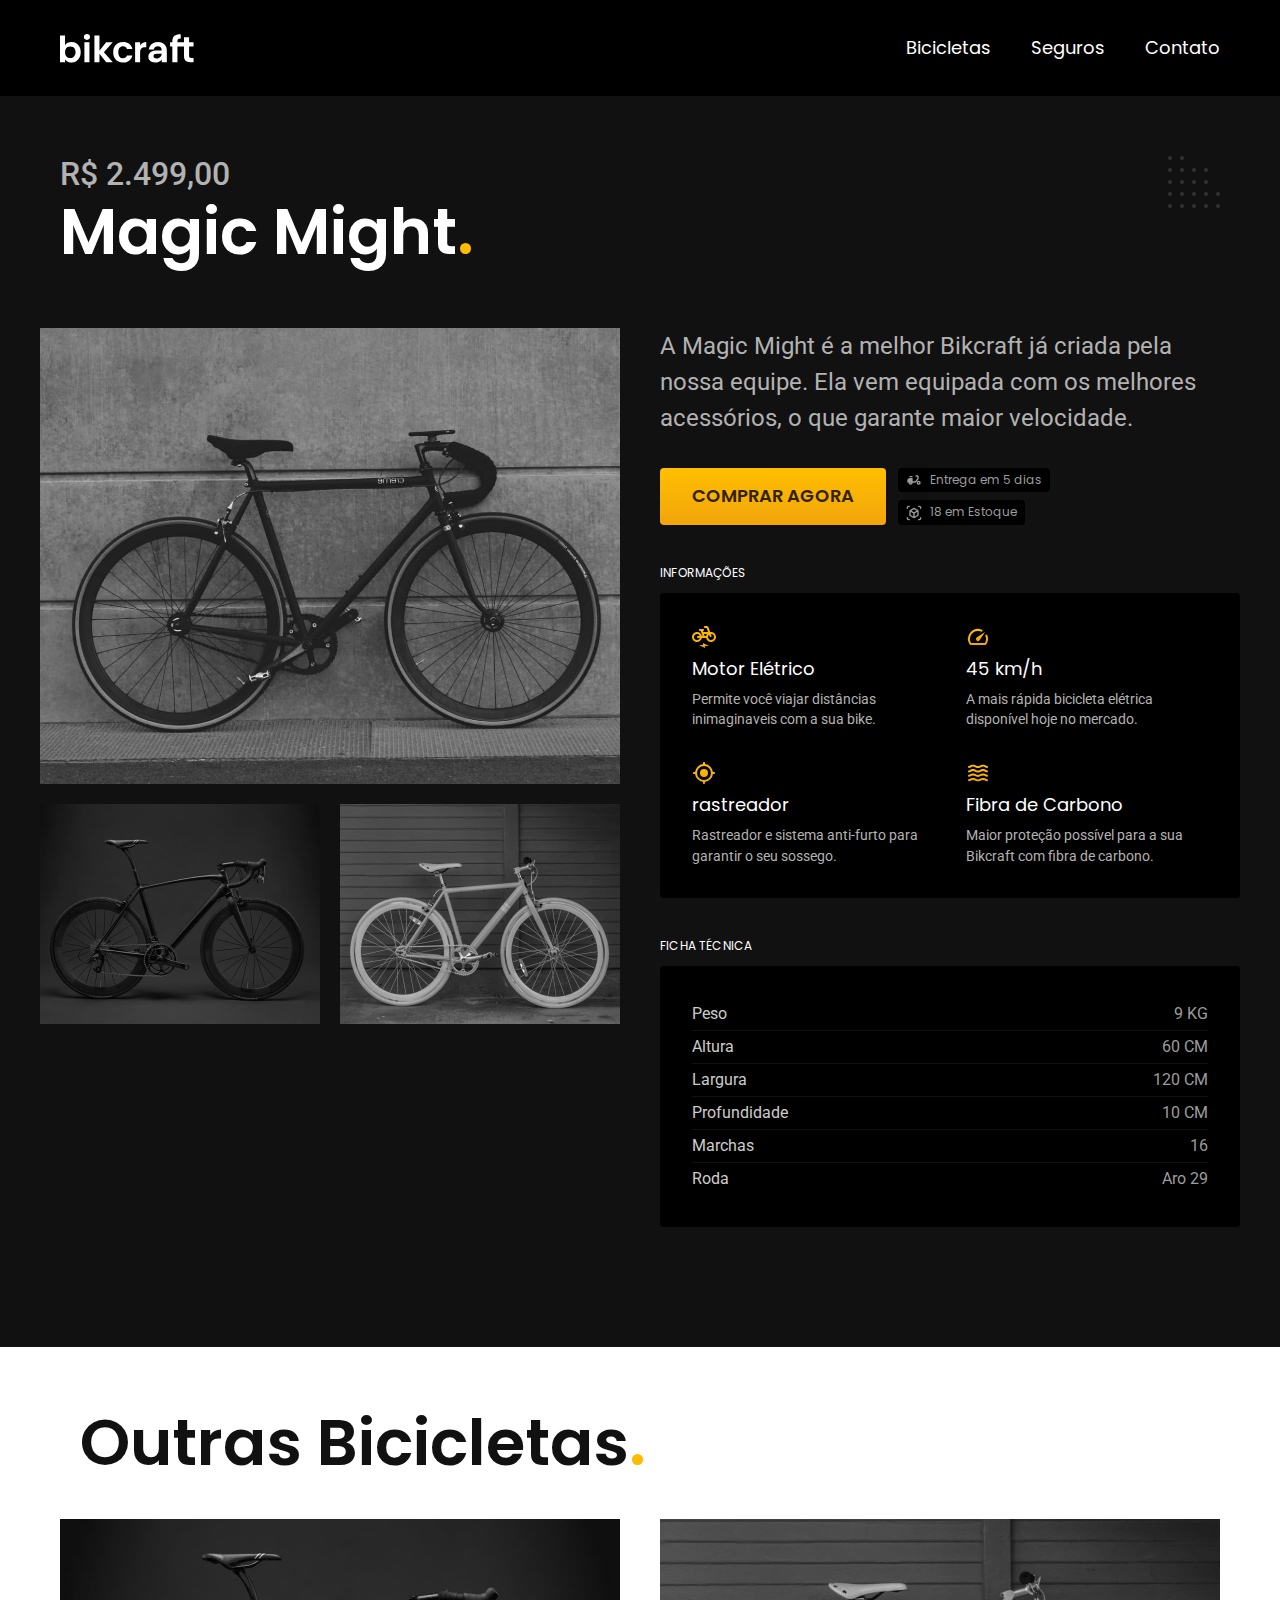
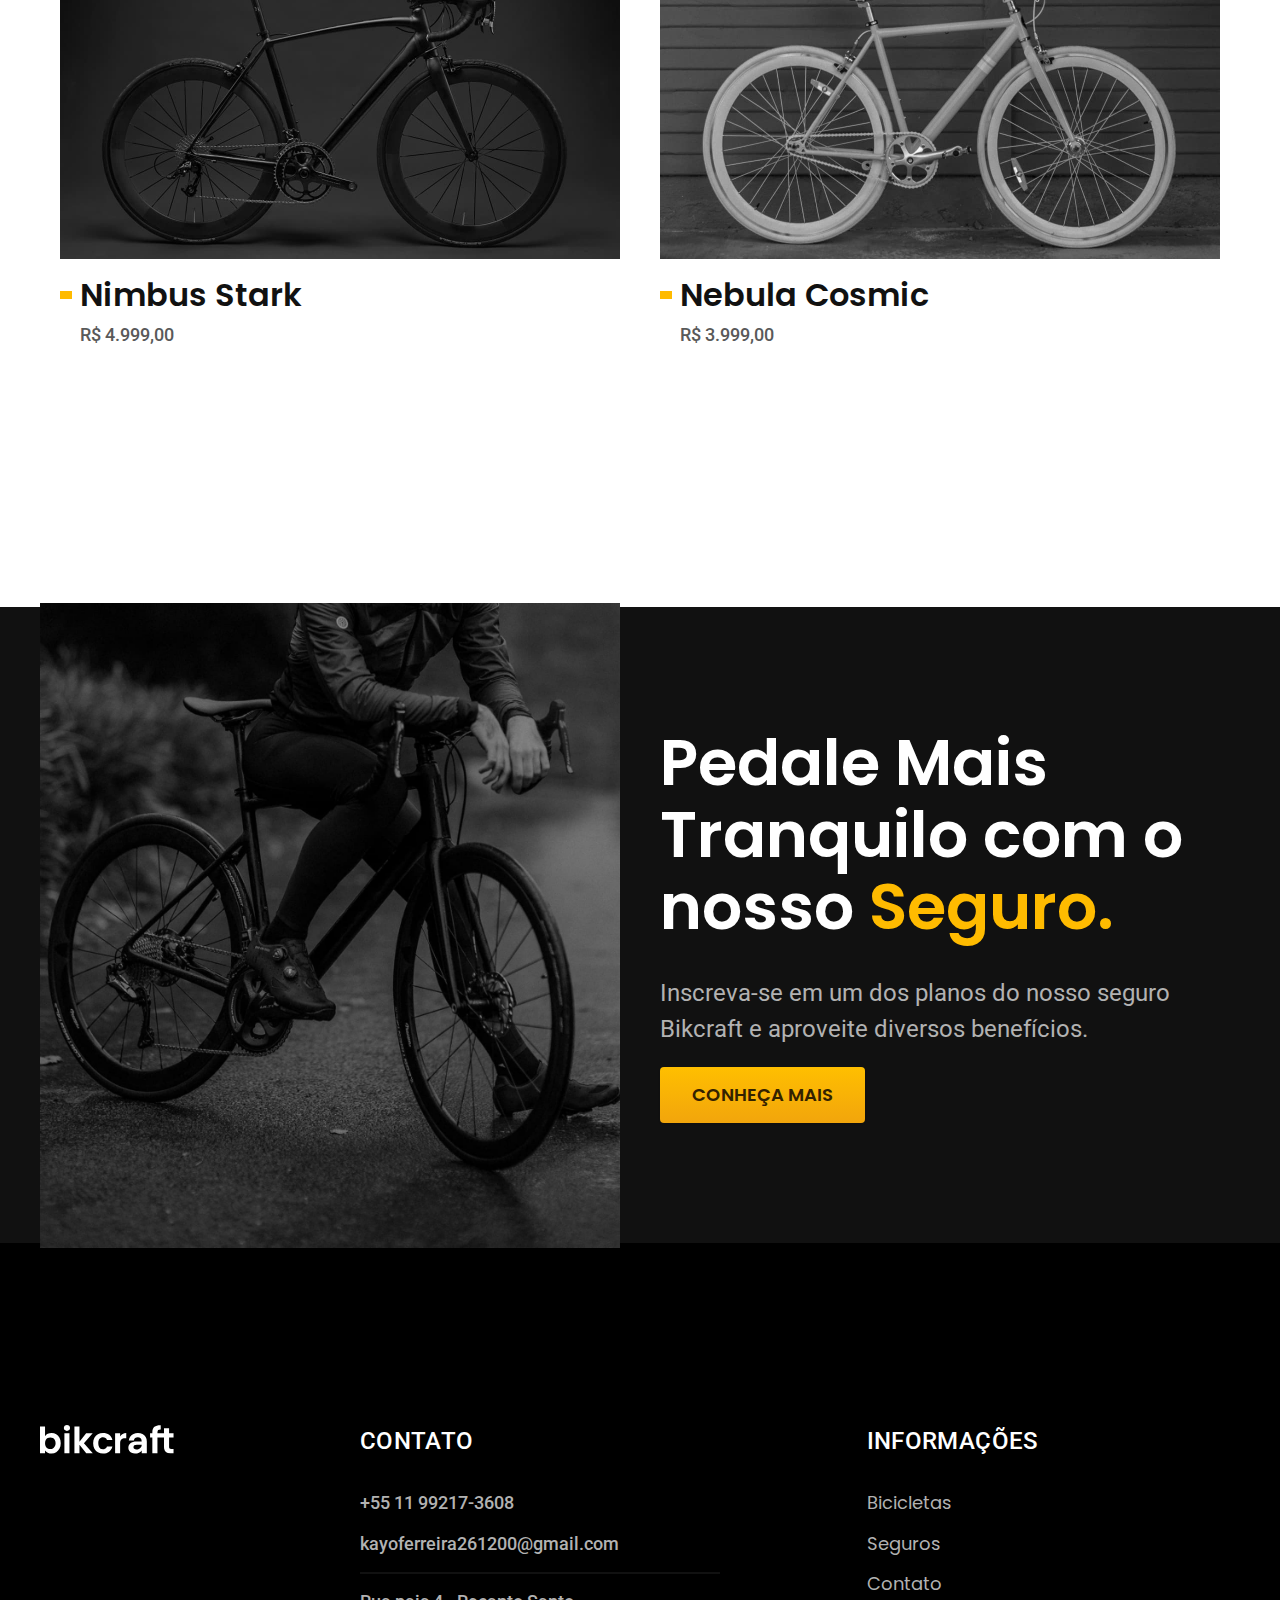
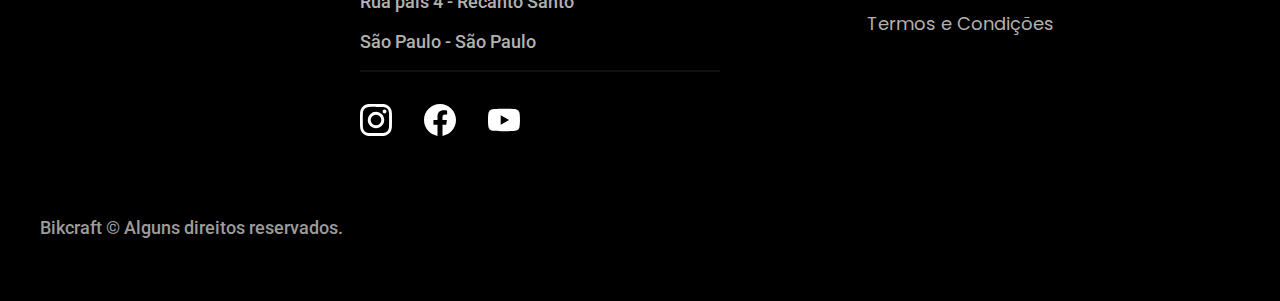
<file: bicicletas/magic.html>
<!DOCTYPE html>
<html lang="pt-br">

<head>
  <meta charset="UTF-8">
  <meta name="description" content="Termos e Condições Sobre a aquisição de uma Bicicleta ou seguro bikecraft">
  <meta name="viewport" content="width=device-width, initial-scale=1.0">
  <title>Magic - Bikecraft</title>
  <link rel="stylesheet" href="../css/style.css">
  <link rel="preconnect" href="https://fonts.googleapis.com">
  <link rel="preconnect" href="https://fonts.gstatic.com" crossorigin>
  <link href="https://fonts.googleapis.com/css2?family=Merriweather:ital,wght@1,900&family=Poppins:wght@400;600&family=Roboto:wght@400;500&display=swap" rel="stylesheet">
</head>

<body id="bicicleta">
  <header class="header-bg">
    <div class="header container">
      <a href="../"><img src="../img/bikcraft.svg" alt="bikcraft">
      </a>
      <nav aria-label="primaria">
        <ul class="header-menu font-1-m cor-0">
          <li><a href="../bicicletas.html">Bicicletas</a></li>
          <li><a href="../Seguros.html">Seguros</a></li>
          <li><a href="../contato.html">Contato</a></li>

        </ul>
      </nav>
    </div>
  </header>

  <main class="titulo-bg">
    <div>
      <div class="titulo container">
        <p class="font-2-xl cor-5">R$ 2.499,00</p>
        <h1 class="font-1-xxl cor-0">Magic Might<span class="cor-p1">.</span></h1>
      </div>
    </div>
    <div class="bicicleta container">
      <div class="bicicleta-img">
        <img src="../img/bicicleta/nimbus2.jpg" alt="">
        <img src="../img/bicicleta/nimbus1.jpg" alt="">
        <img src="../img/bicicleta/nimbus3.jpg" alt="">
      </div>
      <div class="bicicleta-conteudo">
        <p class="font-2-l cor-5">A Magic Might é a melhor Bikcraft já criada pela nossa equipe. Ela vem equipada com os melhores acessórios, o que garante maior velocidade.</p>
        <div class="bicicleta-comprar">
          <a class="botao" href="../orcamento.html?tipo=bikecraft&produto=magic">Comprar Agora</a>
          <span class="font-1-xs cor-6"><img src="../img/icones/entrega.svg" alt="">Entrega em 5 dias</span>
          <span class="font-1-xs cor-6"><img src="../img/icones/estoque.svg" alt="">18 em Estoque</span>
        </div>
        <h2 class="font-1-xs cor-0">Informações</h2>
        <ul class="bicicleta-info">
          <li>
            <img src="../img/icones/eletrica.svg" alt="">
            <h3 class="font-1-m cor-0">Motor Elétrico</h3>
            <p class="font-2-xs cor-5">Permite você viajar distâncias inimaginaveis com a sua bike.</p>
          </li>
          <li>
            <img src="../img/icones/velocidade.svg" alt="">
            <h3 class="font-1-m cor-0">45 km/h</h3>
            <p class="font-2-xs cor-5">A mais rápida bicicleta elétrica disponível hoje no mercado.</p>
          </li>
          <li>
            <img src="../img/icones/rastreador.svg" alt="">
            <h3 class="font-1-m cor-0">rastreador</h3>
            <p class="font-2-xs cor-5">Rastreador e sistema anti-furto para garantir o seu sossego.</p>
          </li>
          <li>
            <img src="../img/icones/carbono.svg" alt="">
            <h3 class="font-1-m cor-0">Fibra de Carbono</h3>
            <p class="font-2-xs cor-5">Maior proteção possível para a sua Bikcraft com fibra de carbono.</p>
          </li>
        </ul>
        <h2 class="font-1-xs cor-0">Ficha Técnica</h2>
        <ul class="bicicleta-ficha font-2-s cor-4">
          <li>Peso <span>9 KG</span></li>
          <li>Altura <span>60 CM</span></li>
          <li>Largura <span>120 CM</span></li>
          <li>Profundidade <span>10 CM</span></li>
          <li>Marchas <span>16</span></li>
          <li>Roda <span>Aro 29</span></li>
        </ul>
      </div>
    </div>
  </main>

  <article class="bicicletas-lista container">
    <h2 class="container font-1-xxl">Outras Bicicletas<span class="cor-p1">.</span></h2>
    <ul>
      <li>
        <a href="./nimbus.html">
          <img src="../img/bicicletas/nimbus.jpg" alt="Bicicleta Preta magic">
          <h3 class="font-1-xl ">Nimbus Stark</h3>
          <span class="font-2-m cor-8">R$ 4.999,00</span>
        </a>
      </li>
      <li>
        <a href="./nebula.html">
          <img src="../img/bicicletas/nebula.jpg" alt="Bicicleta Preta nebula">
          <h3 class="font-1-xl ">Nebula Cosmic</h3>
          <span class="font-2-m cor-8">R$ 3.999,00</span>
        </a>
      </li>
    </ul>
  </article>

  <article class="seguro-bg">
    <div class="seguro container">
      <div class="seguro-img">
        <img src="../img/fotos/seguros.jpg" alt="Pessoa parada em cima de uma bicicleta">
      </div>
      <div class="seguro-conteudo">
        <h2 class="font-1-xxl cor-0">Pedale Mais Tranquilo com o nosso <span class="cor-p1">Seguro.</span></h2>
        <p class="font-2-l cor-5">Inscreva-se em um dos planos do nosso seguro Bikcraft e aproveite diversos benefícios.</p>
        <a class="botao" href="../seguros.html">Conheça Mais</a>
      </div>
    </div>
  </article>

  <footer class="footer-bg">
    <div class="footer container">
      <img src="../img/bikcraft.svg" alt="">
      <div class="footer-contato">
        <h3 class="font-2-l-b cor-0">Contato</h3>
        <ul class="cor-5 font-2-m">
          <li><a href=https://wa.me/5511992173608>+55 11 99217-3608</a></li>
          <li><a href="mailto:kayoferreira261200@gmail.com">kayoferreira261200@gmail.com</a></li>
          <li>Rua pais 4 - Recanto Santo</li>
          <li>São Paulo - São Paulo</li>
        </ul>
        <div class="footer-redes">
          <a href="../">
            <img src="../img/redes/instagram.svg" alt="Instagram">
          </a>
          <a href="../">
            <img src="../img/redes/facebook.svg" alt="Facebook">
          </a>
          <a href="../">
            <img src="../img/redes/youtube.svg" alt="Youtube">
          </a>
        </div>
      </div>
      <div class="footer-info">
        <h3 class="font-2-l-b cor-0">Informações</h3>
        <nav>
          <ul class="font-1-m cor-5">
            <li><a href="../bicicletas.html">Bicicletas</a></li>
            <li><a href="../Seguros.html">Seguros</a></li>
            <li><a href="../contato.html">Contato</a></li>
            <li><a href="../termos.html">Termos e Condições</a></li>
          </ul>
        </nav>
      </div>
      <p class="footer-copy font-2-m cor-6 ">Bikcraft © Alguns direitos reservados.</p>
    </div>
  </footer>
  <script src="../js/script.js"></script>
</body>


</html>
</file>
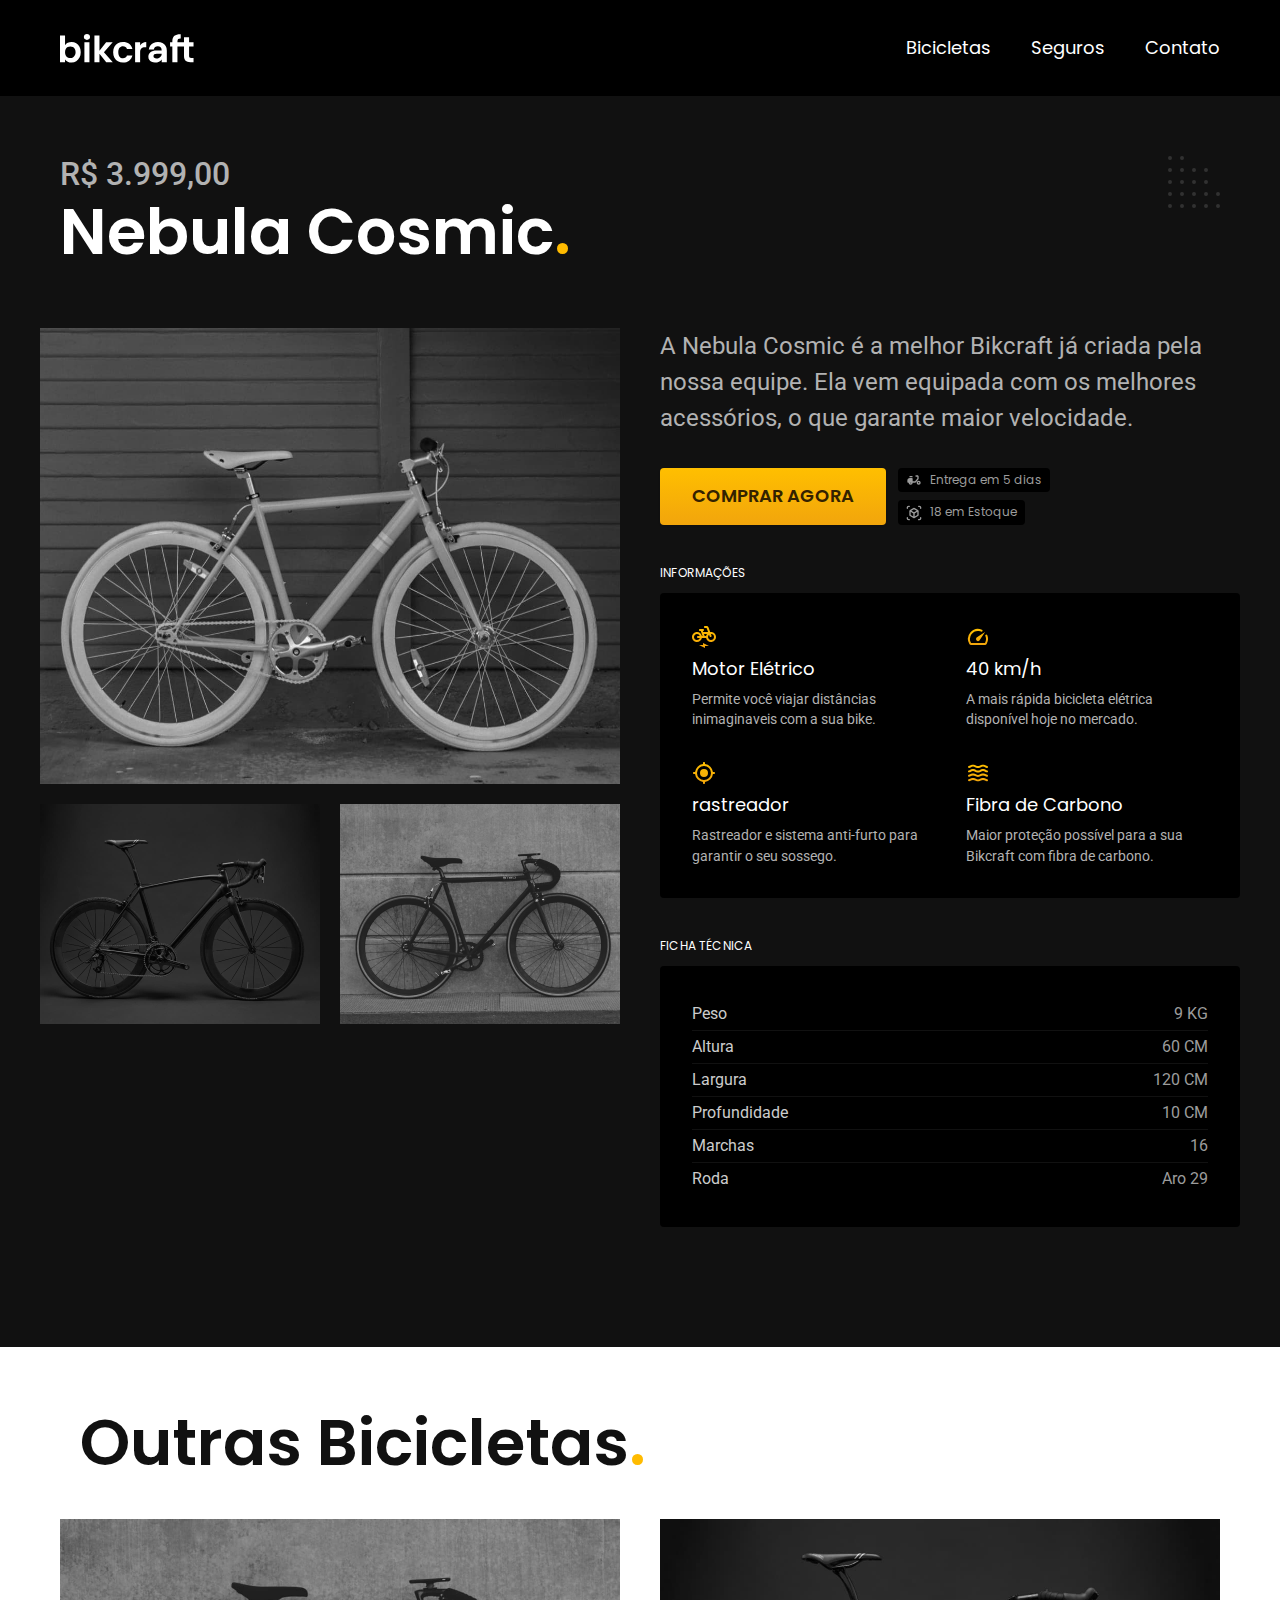
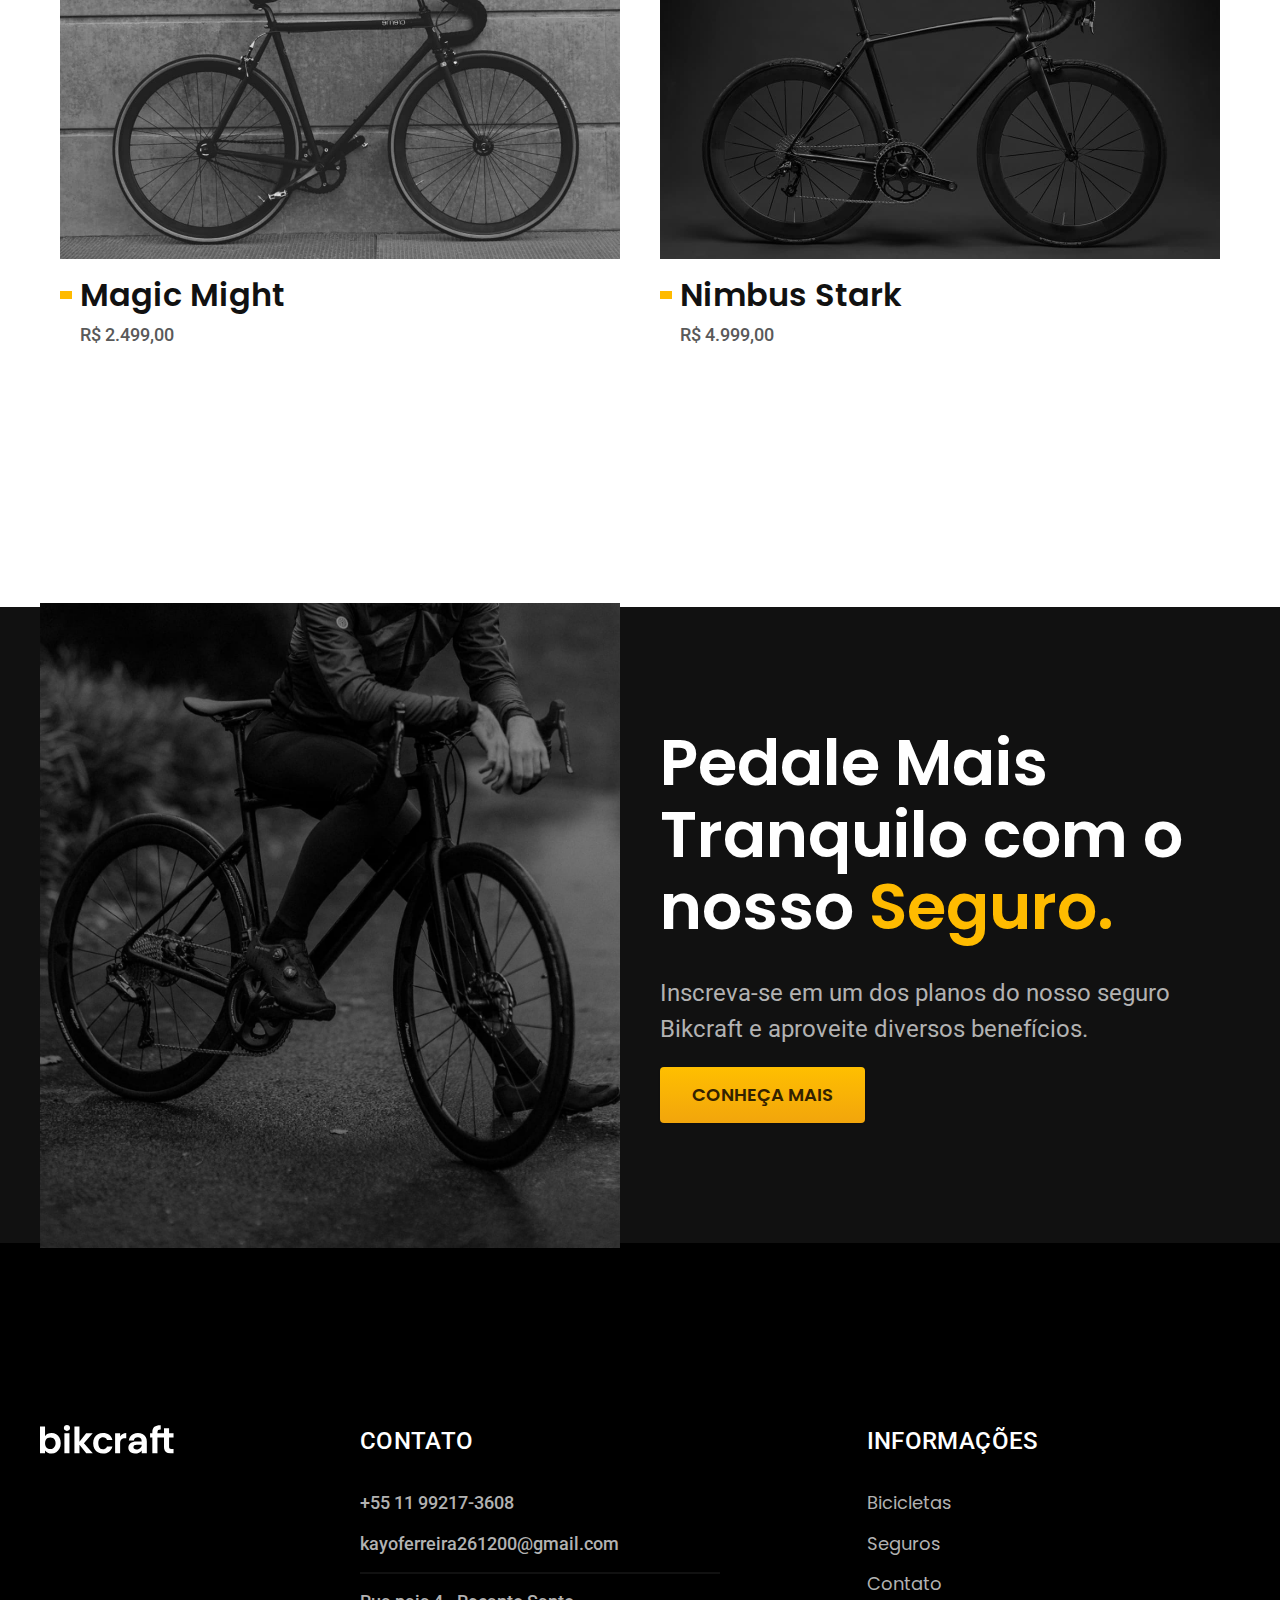
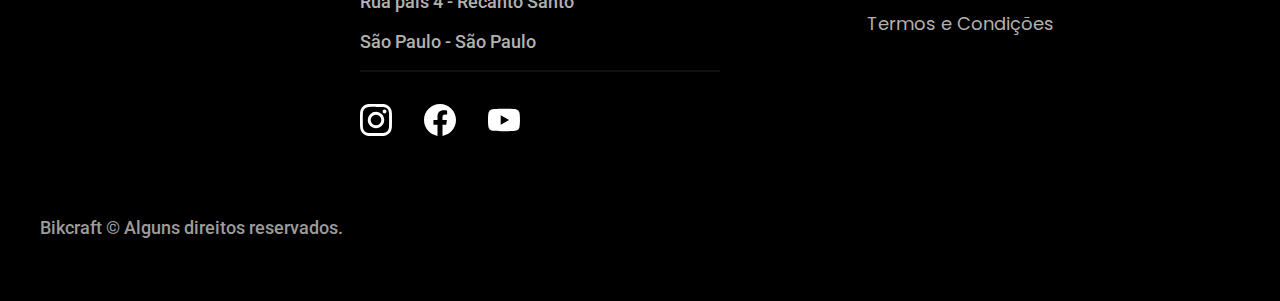
<file: bicicletas/nebula.html>
<!DOCTYPE html>
<html lang="pt-br">

<head>
  <meta charset="UTF-8">
  <meta name="description" content="Termos e Condições Sobre a aquisição de uma Bicicleta ou seguro bikecraft">
  <meta name="viewport" content="width=device-width, initial-scale=1.0">
  <title>Nebula Cosmic - Bikecraft</title>
  <link rel="stylesheet" href="../css/style.css">
  <link rel="preconnect" href="https://fonts.googleapis.com">
  <link rel="preconnect" href="https://fonts.gstatic.com" crossorigin>
  <link href="https://fonts.googleapis.com/css2?family=Merriweather:ital,wght@1,900&family=Poppins:wght@400;600&family=Roboto:wght@400;500&display=swap" rel="stylesheet">
</head>

<body id="bicicleta">
  <header class="header-bg">
    <div class="header container">
      <a href="../"><img src="../img/bikcraft.svg" alt="bikcraft">
      </a>
      <nav aria-label="primaria">
        <ul class="header-menu font-1-m cor-0">
          <li><a href="../bicicletas.html">Bicicletas</a></li>
          <li><a href="../Seguros.html">Seguros</a></li>
          <li><a href="../contato.html">Contato</a></li>

        </ul>
      </nav>
    </div>
  </header>

  <main class="titulo-bg">
    <div>
      <div class="titulo container">
        <p class="font-2-xl cor-5">R$ 3.999,00</p>
        <h1 class="font-1-xxl cor-0">Nebula Cosmic<span class="cor-p1">.</span></h1>
      </div>
    </div>
    <div class="bicicleta container">
      <div class="bicicleta-img">
        <img src="../img/bicicleta/nimbus3.jpg" alt="">
        <img src="../img/bicicleta/nimbus1.jpg" alt="">
        <img src="../img/bicicleta/nimbus2.jpg" alt="">
      </div>
      <div class="bicicleta-conteudo">
        <p class="font-2-l cor-5">A Nebula Cosmic é a melhor Bikcraft já criada pela nossa equipe. Ela vem equipada com os melhores acessórios, o que garante maior velocidade.</p>
        <div class="bicicleta-comprar">
          <a class="botao" href="../orcamento.html?tipo=bikecraft&produto=nebula">Comprar Agora</a>
          <span class="font-1-xs cor-6"><img src="../img/icones/entrega.svg" alt="">Entrega em 5 dias</span>
          <span class="font-1-xs cor-6"><img src="../img/icones/estoque.svg" alt="">18 em Estoque</span>
        </div>
        <h2 class="font-1-xs cor-0">Informações</h2>
        <ul class="bicicleta-info">
          <li>
            <img src="../img/icones/eletrica.svg" alt="">
            <h3 class="font-1-m cor-0">Motor Elétrico</h3>
            <p class="font-2-xs cor-5">Permite você viajar distâncias inimaginaveis com a sua bike.</p>
          </li>
          <li>
            <img src="../img/icones/velocidade.svg" alt="">
            <h3 class="font-1-m cor-0">40 km/h</h3>
            <p class="font-2-xs cor-5">A mais rápida bicicleta elétrica disponível hoje no mercado.</p>
          </li>
          <li>
            <img src="../img/icones/rastreador.svg" alt="">
            <h3 class="font-1-m cor-0">rastreador</h3>
            <p class="font-2-xs cor-5">Rastreador e sistema anti-furto para garantir o seu sossego.</p>
          </li>
          <li>
            <img src="../img/icones/carbono.svg" alt="">
            <h3 class="font-1-m cor-0">Fibra de Carbono</h3>
            <p class="font-2-xs cor-5">Maior proteção possível para a sua Bikcraft com fibra de carbono.</p>
          </li>
        </ul>
        <h2 class="font-1-xs cor-0">Ficha Técnica</h2>
        <ul class="bicicleta-ficha font-2-s cor-4">
          <li>Peso <span>9 KG</span></li>
          <li>Altura <span>60 CM</span></li>
          <li>Largura <span>120 CM</span></li>
          <li>Profundidade <span>10 CM</span></li>
          <li>Marchas <span>16</span></li>
          <li>Roda <span>Aro 29</span></li>
        </ul>
      </div>
    </div>
  </main>

  <article class="bicicletas-lista container">
    <h2 class="container font-1-xxl">Outras Bicicletas<span class="cor-p1">.</span></h2>
    <ul>
      <li>
        <a href="./magic.html">
          <img src="../img/bicicletas/magic.jpg" alt="Bicicleta Preta magic">
          <h3 class="font-1-xl ">Magic Might</h3>
          <span class="font-2-m cor-8">R$ 2.499,00</span>
        </a>
      </li>
      <li>
        <a href="./nimbus.html">
          <img src="../img/bicicletas/nimbus.jpg" alt="Bicicleta Preta nebula">
          <h3 class="font-1-xl ">Nimbus Stark</h3>
          <span class="font-2-m cor-8">R$ 4.999,00</span>
        </a>
      </li>
    </ul>
  </article>

  <article class="seguro-bg">
    <div class="seguro container">
      <div class="seguro-img">
        <img src="../img/fotos/seguros.jpg" alt="Pessoa parada em cima de uma bicicleta">
      </div>
      <div class="seguro-conteudo">
        <h2 class="font-1-xxl cor-0">Pedale Mais Tranquilo com o nosso <span class="cor-p1">Seguro.</span></h2>
        <p class="font-2-l cor-5">Inscreva-se em um dos planos do nosso seguro Bikcraft e aproveite diversos benefícios.</p>
        <a class="botao" href="../seguros.html">Conheça Mais</a>
      </div>
    </div>
  </article>

  <footer class="footer-bg">
    <div class="footer container">
      <img src="../img/bikcraft.svg" alt="">
      <div class="footer-contato">
        <h3 class="font-2-l-b cor-0">Contato</h3>
        <ul class="cor-5 font-2-m">
          <li><a href=https://wa.me/5511992173608>+55 11 99217-3608</a></li>
          <li><a href="mailto:kayoferreira261200@gmail.com">kayoferreira261200@gmail.com</a></li>
          <li>Rua pais 4 - Recanto Santo</li>
          <li>São Paulo - São Paulo</li>
        </ul>
        <div class="footer-redes">
          <a href="../">
            <img src="../img/redes/instagram.svg" alt="Instagram">
          </a>
          <a href="../">
            <img src="../img/redes/facebook.svg" alt="Facebook">
          </a>
          <a href="../">
            <img src="../img/redes/youtube.svg" alt="Youtube">
          </a>
        </div>
      </div>
      <div class="footer-info">
        <h3 class="font-2-l-b cor-0">Informações</h3>
        <nav>
          <ul class="font-1-m cor-5">
            <li><a href="../bicicletas.html">Bicicletas</a></li>
            <li><a href="../Seguros.html">Seguros</a></li>
            <li><a href="../contato.html">Contato</a></li>
            <li><a href="../termos.html">Termos e Condições</a></li>
          </ul>
        </nav>
      </div>
      <p class="footer-copy font-2-m cor-6 ">Bikcraft © Alguns direitos reservados.</p>
    </div>
  </footer>
  <script src="../js/script.js"></script>
</body>


</html>
</file>
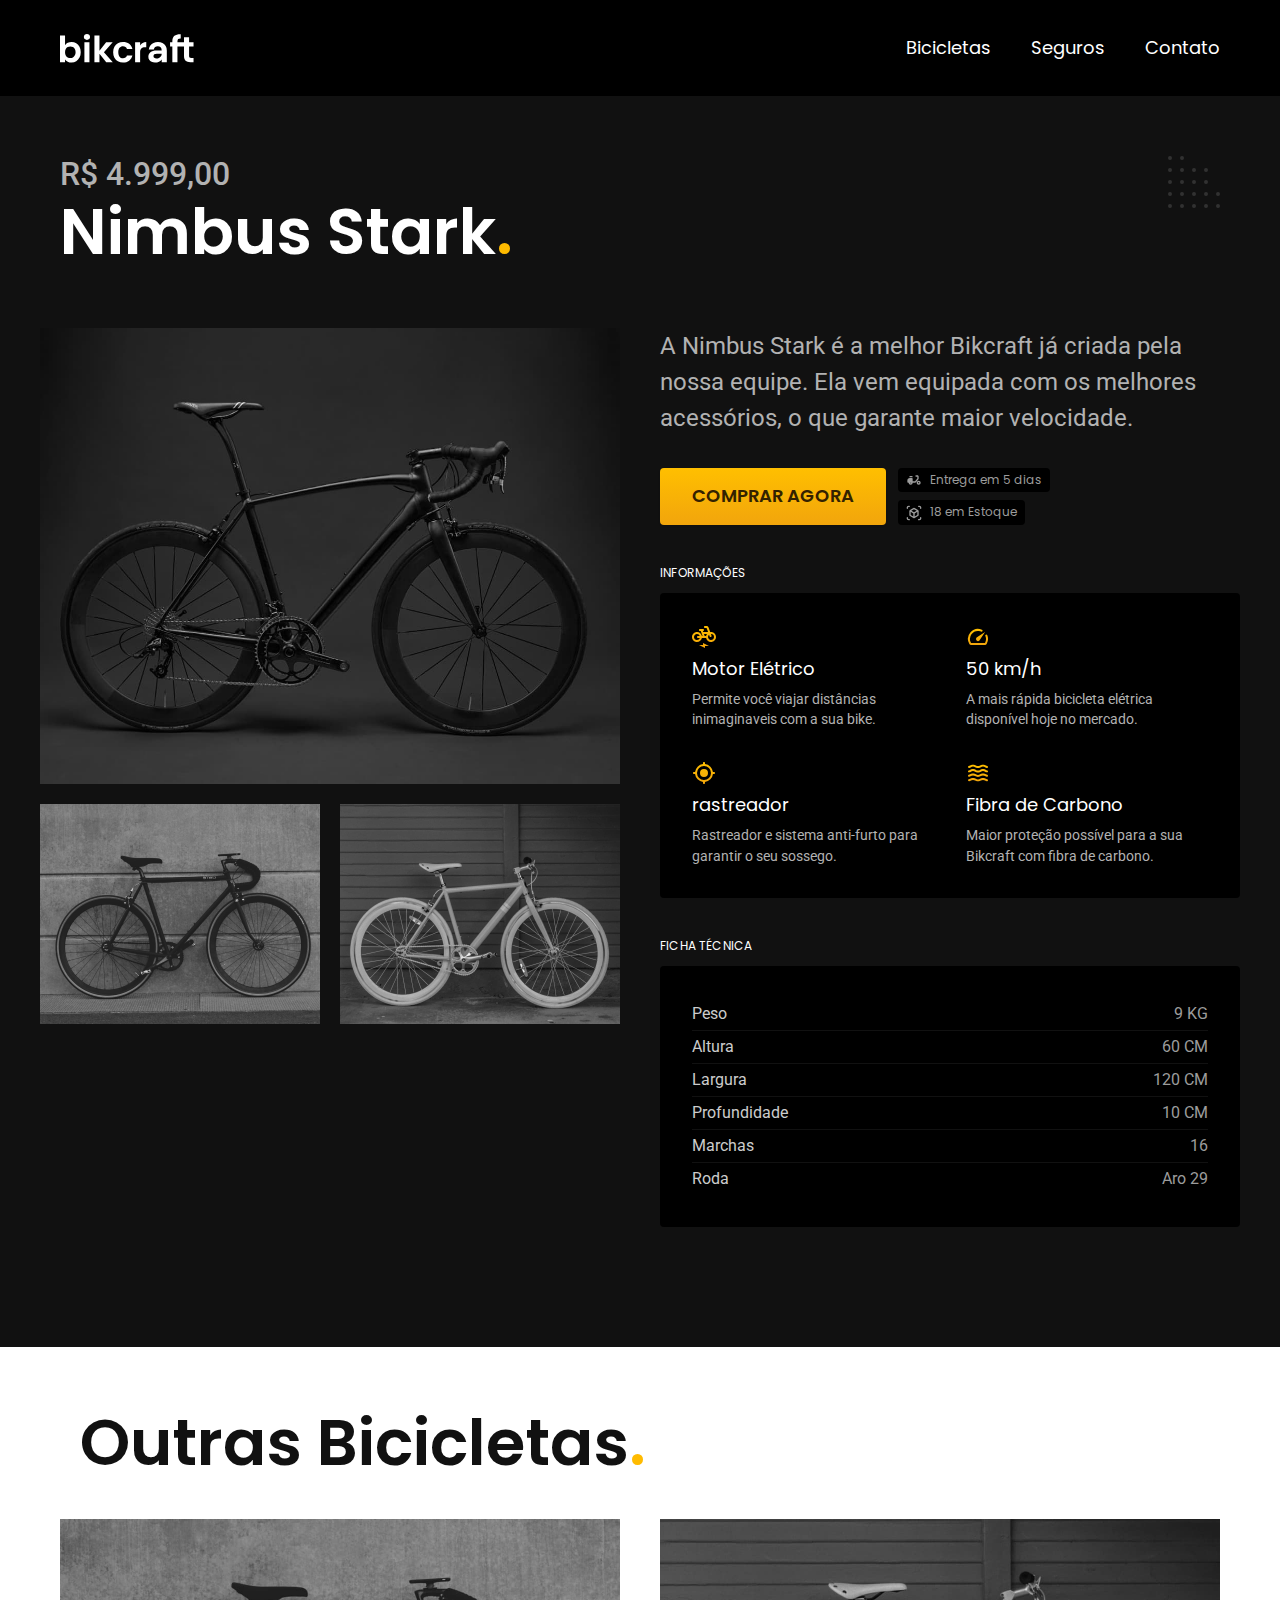
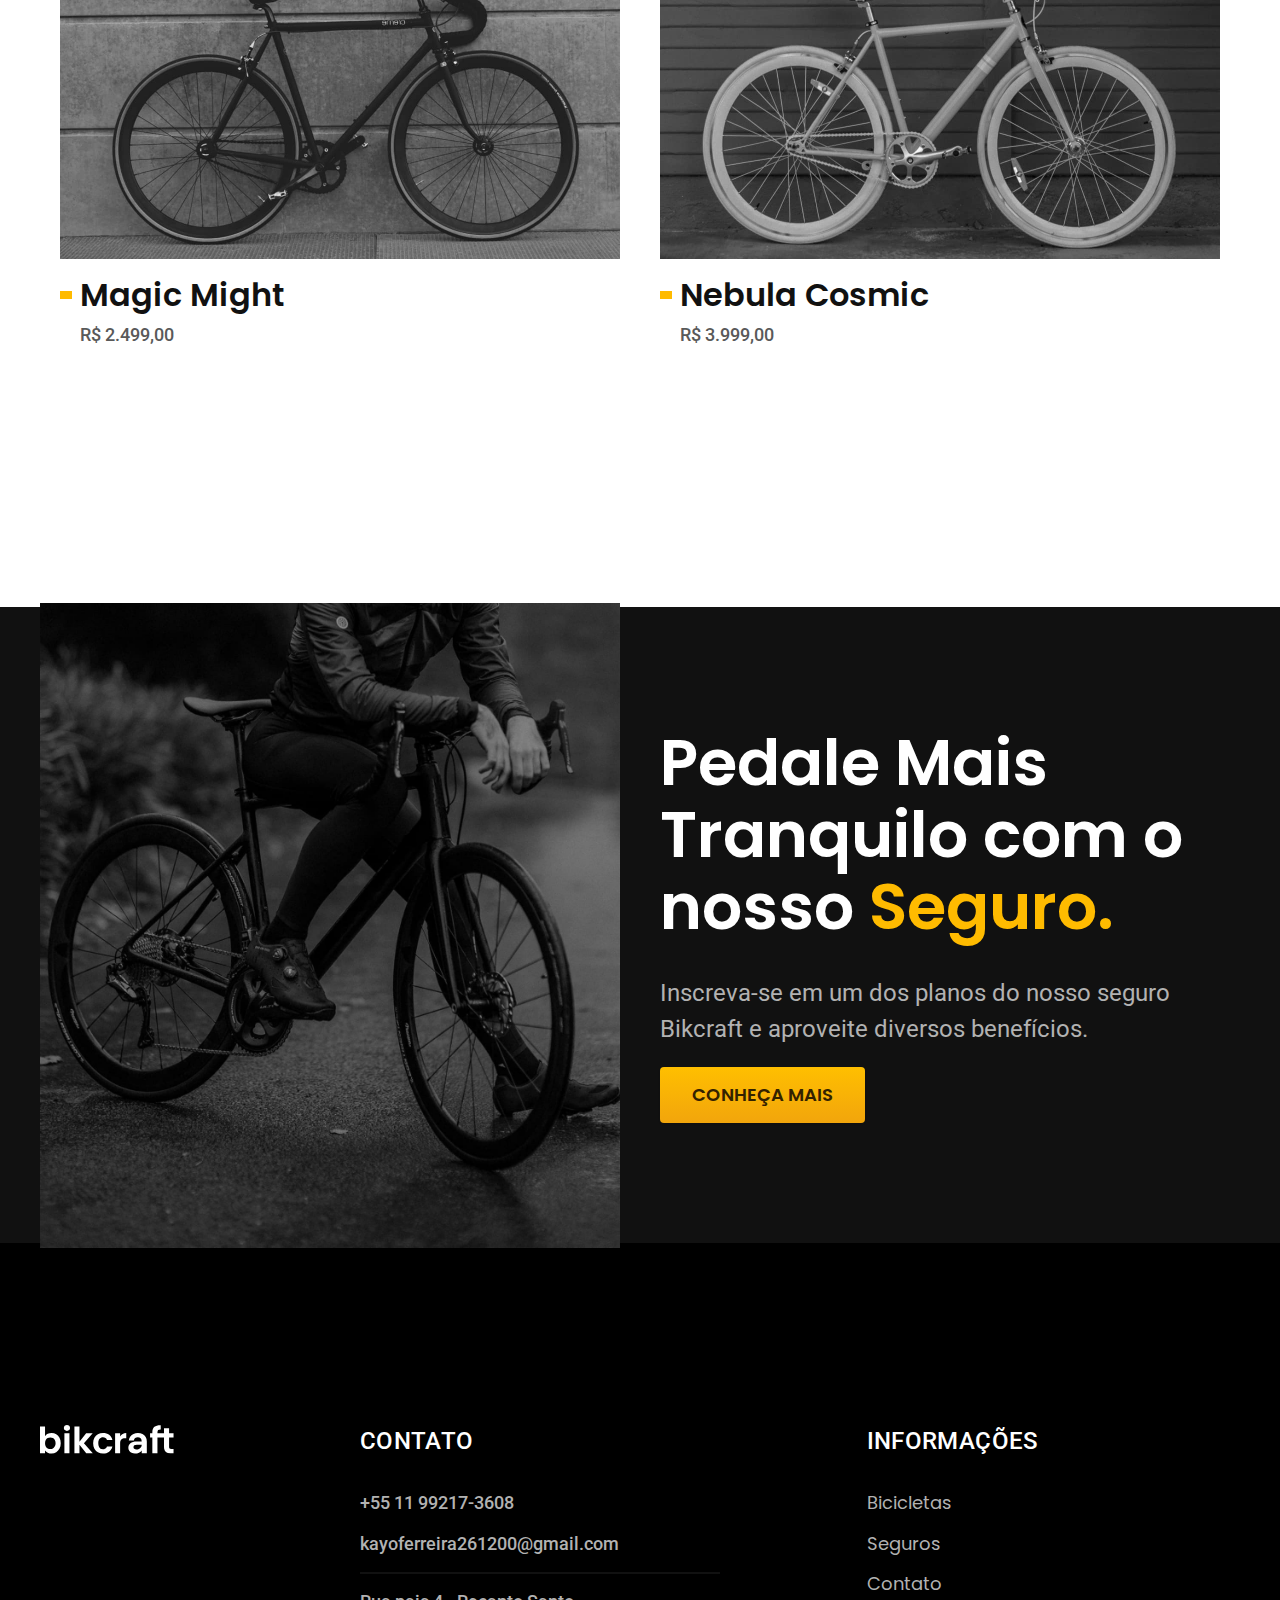
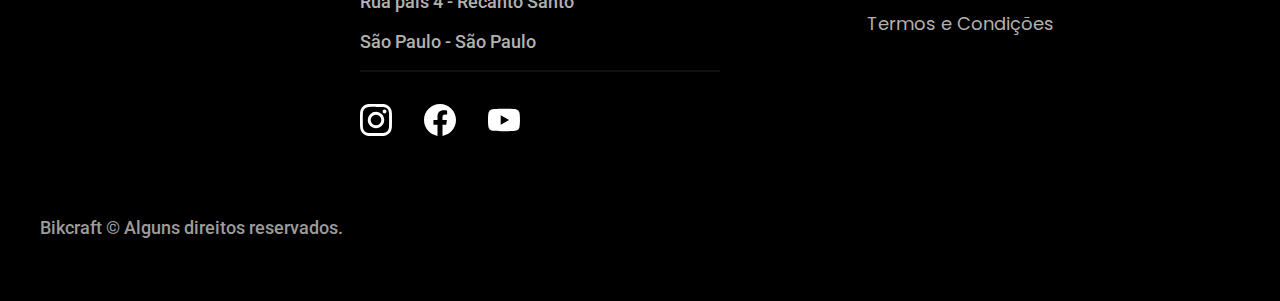
<file: bicicletas/nimbus.html>
<!DOCTYPE html>
<html lang="pt-br">

<head>
  <meta charset="UTF-8">
  <meta name="description" content="Termos e Condições Sobre a aquisição de uma Bicicleta ou seguro bikecraft">
  <meta name="viewport" content="width=device-width, initial-scale=1.0">
  <title>Nimbus Stark - Bikecraft</title>
  <link rel="stylesheet" href="../css/style.css">
  <link rel="preconnect" href="https://fonts.googleapis.com">
  <link rel="preconnect" href="https://fonts.gstatic.com" crossorigin>
  <link href="https://fonts.googleapis.com/css2?family=Merriweather:ital,wght@1,900&family=Poppins:wght@400;600&family=Roboto:wght@400;500&display=swap" rel="stylesheet">
</head>

<body id="bicicleta">
  <header class="header-bg">
    <div class="header container">
      <a href="../"><img src="../img/bikcraft.svg" alt="bikcraft">
      </a>
      <nav aria-label="primaria">
        <ul class="header-menu font-1-m cor-0">
          <li><a href="../bicicletas.html">Bicicletas</a></li>
          <li><a href="../Seguros.html">Seguros</a></li>
          <li><a href="../contato.html">Contato</a></li>

        </ul>
      </nav>
    </div>
  </header>

  <main class="titulo-bg">
    <div>
      <div class="titulo container">
        <p class="font-2-xl cor-5">R$ 4.999,00</p>
        <h1 class="font-1-xxl cor-0">Nimbus Stark<span class="cor-p1">.</span></h1>
      </div>
    </div>
    <div class="bicicleta container">
      <div class="bicicleta-img">
        <img src="../img/bicicleta/nimbus1.jpg" alt="">
        <img src="../img/bicicleta/nimbus2.jpg" alt="">
        <img src="../img/bicicleta/nimbus3.jpg" alt="">
      </div>
      <div class="bicicleta-conteudo">
        <p class="font-2-l cor-5">A Nimbus Stark é a melhor Bikcraft já criada pela nossa equipe. Ela vem equipada com os melhores acessórios, o que garante maior velocidade.</p>
        <div class="bicicleta-comprar">
          <a class="botao" href="../orcamento.html?tipo=bikecraft&produto=nimbus">Comprar Agora</a>
          <span class="font-1-xs cor-6"><img src="../img/icones/entrega.svg" alt="">Entrega em 5 dias</span>
          <span class="font-1-xs cor-6"><img src="../img/icones/estoque.svg" alt="">18 em Estoque</span>
        </div>
        <h2 class="font-1-xs cor-0">Informações</h2>
        <ul class="bicicleta-info">
          <li>
            <img src="../img/icones/eletrica.svg" alt="">
            <h3 class="font-1-m cor-0">Motor Elétrico</h3>
            <p class="font-2-xs cor-5">Permite você viajar distâncias inimaginaveis com a sua bike.</p>
          </li>
          <li>
            <img src="../img/icones/velocidade.svg" alt="">
            <h3 class="font-1-m cor-0">50 km/h</h3>
            <p class="font-2-xs cor-5">A mais rápida bicicleta elétrica disponível hoje no mercado.</p>
          </li>
          <li>
            <img src="../img/icones/rastreador.svg" alt="">
            <h3 class="font-1-m cor-0">rastreador</h3>
            <p class="font-2-xs cor-5">Rastreador e sistema anti-furto para garantir o seu sossego.</p>
          </li>
          <li>
            <img src="../img/icones/carbono.svg" alt="">
            <h3 class="font-1-m cor-0">Fibra de Carbono</h3>
            <p class="font-2-xs cor-5">Maior proteção possível para a sua Bikcraft com fibra de carbono.</p>
          </li>
        </ul>
        <h2 class="font-1-xs cor-0">Ficha Técnica</h2>
        <ul class="bicicleta-ficha font-2-s cor-4">
          <li>Peso <span>9 KG</span></li>
          <li>Altura <span>60 CM</span></li>
          <li>Largura <span>120 CM</span></li>
          <li>Profundidade <span>10 CM</span></li>
          <li>Marchas <span>16</span></li>
          <li>Roda <span>Aro 29</span></li>
        </ul>
      </div>
    </div>
  </main>

  <article class="bicicletas-lista container">
    <h2 class="container font-1-xxl">Outras Bicicletas<span class="cor-p1">.</span></h2>
    <ul>
      <li>
        <a href="./magic.html">
          <img src="../img/bicicletas/magic.jpg" alt="Bicicleta Preta magic">
          <h3 class="font-1-xl ">Magic Might</h3>
          <span class="font-2-m cor-8">R$ 2.499,00</span>
        </a>
      </li>
      <li>
        <a href="./nebula.html">
          <img src="../img/bicicletas/nebula.jpg" alt="Bicicleta Preta nebula">
          <h3 class="font-1-xl ">Nebula Cosmic</h3>
          <span class="font-2-m cor-8">R$ 3.999,00</span>
        </a>
      </li>
    </ul>
  </article>

  <article class="seguro-bg">
    <div class="seguro container">
      <div class="seguro-img">
        <img src="../img/fotos/seguros.jpg" alt="Pessoa parada em cima de uma bicicleta">
      </div>
      <div class="seguro-conteudo">
        <h2 class="font-1-xxl cor-0">Pedale Mais Tranquilo com o nosso <span class="cor-p1">Seguro.</span></h2>
        <p class="font-2-l cor-5">Inscreva-se em um dos planos do nosso seguro Bikcraft e aproveite diversos benefícios.</p>
        <a class="botao" href="../seguros.html">Conheça Mais</a>
      </div>
    </div>
  </article>

  <footer class="footer-bg">
    <div class="footer container">
      <img src="../img/bikcraft.svg" alt="">
      <div class="footer-contato">
        <h3 class="font-2-l-b cor-0">Contato</h3>
        <ul class="cor-5 font-2-m">
          <li><a href=https://wa.me/5511992173608>+55 11 99217-3608</a></li>
          <li><a href="mailto:kayoferreira261200@gmail.com">kayoferreira261200@gmail.com</a></li>
          <li>Rua pais 4 - Recanto Santo</li>
          <li>São Paulo - São Paulo</li>
        </ul>
        <div class="footer-redes">
          <a href="../">
            <img src="../img/redes/instagram.svg" alt="Instagram">
          </a>
          <a href="../">
            <img src="../img/redes/facebook.svg" alt="Facebook">
          </a>
          <a href="../">
            <img src="../img/redes/youtube.svg" alt="Youtube">
          </a>
        </div>
      </div>
      <div class="footer-info">
        <h3 class="font-2-l-b cor-0">Informações</h3>
        <nav>
          <ul class="font-1-m cor-5">
            <li><a href="../bicicletas.html">Bicicletas</a></li>
            <li><a href="../Seguros.html">Seguros</a></li>
            <li><a href="../contato.html">Contato</a></li>
            <li><a href="../termos.html">Termos e Condições</a></li>
          </ul>
        </nav>
      </div>
      <p class="footer-copy font-2-m cor-6 ">Bikcraft © Alguns direitos reservados.</p>
    </div>
  </footer>
  <script src="../js/script.js"></script>
</body>


</html>
</file>
<file: css/style.css>
@import "./global/global.css";
@import "./global/header.css";
@import "./home/introducao.css";
@import "./utilidades/componentes.css";
@import "./utilidades/tipografia.css";
@import "./utilidades/cores.css";
@import "./Bicicletas/bicicletas-lista.css";
@import "./home/tecnologia.css";
@import "./home/parceiros.css";
@import "./home/depoimento.css";
@import "./seguros/seguros.css";
@import "./global/footer.css";
@import "./termos/termos.css";
@import "./Bicicletas/bicicletas.css";
@import "./seguros/vantagens.css";
@import "./seguros/perguntas.css";
@import "./bicicleta/bicicleta.css";
@import "./bicicleta/seguro.css";
@import "./contato/contato.css";
@import "./contato/lojas.css";
@import "./utilidades/formulario.css";
@import "./orcamento/orcamento.css";
</file>
